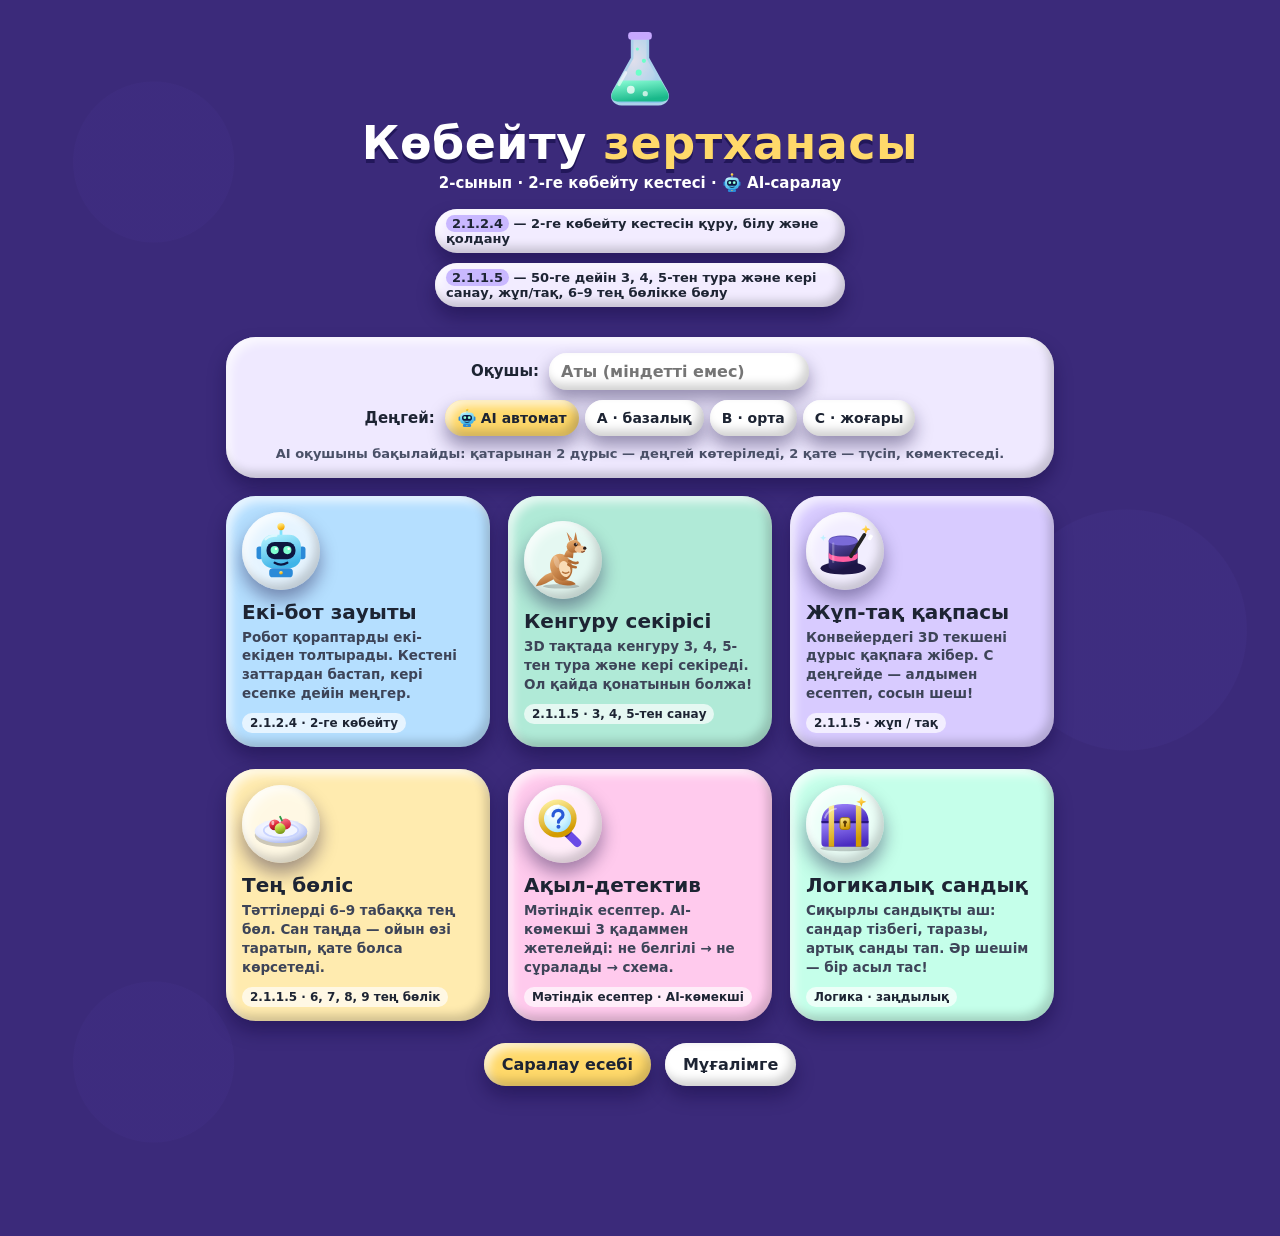
<file: 2d/index.html>
<!doctype html>
<html lang="kk">
<head>
<meta charset="utf-8">
<meta name="viewport" content="width=device-width,initial-scale=1,viewport-fit=cover">
<title>Көбейту зертханасы</title>
<style>
:root{
  --board:#1f4a3a;--board2:#183d30;--ink:#1d2433;--paper:#fffaf0;--paper2:#f3ead6;--chalk:#f4f1e6;--chalk2:#cfe3d6;
  --la:#4fd1a5;--lb:#5ab8ff;--lc:#a98bff;--gold:#ffd23f;--pink:#ff7eb6;--bad:#ff6b8b;--sh:#0e2a20;
}
*{box-sizing:border-box;-webkit-tap-highlight-color:transparent}
html,body{margin:0;height:100%}
body{background-color:var(--board);background-image:radial-gradient(600px 300px at 20% 10%,#ffffff0d,transparent 70%),radial-gradient(500px 260px at 85% 60%,#ffffff0a,transparent 70%),radial-gradient(400px 200px at 30% 90%,#ffffff08,transparent 70%),url("data:image/svg+xml,%3Csvg xmlns='http://www.w3.org/2000/svg' width='160' height='160'%3E%3Cfilter id='n'%3E%3CfeTurbulence type='fractalNoise' baseFrequency='.9' numOctaves='2'/%3E%3CfeColorMatrix values='0 0 0 0 1 0 0 0 0 1 0 0 0 0 1 0 0 0 .05 0'/%3E%3C/filter%3E%3Crect width='160' height='160' filter='url(%23n)'/%3E%3C/svg%3E");background-attachment:fixed;color:var(--ink);font-family:"Nunito","Segoe UI Rounded","Segoe UI",system-ui,-apple-system,Roboto,sans-serif;overflow-x:hidden}
button{font:inherit;color:inherit;border:0;cursor:pointer}
.scr{display:none;min-height:100%;padding:16px 16px 150px;max-width:860px;margin:0 auto;position:relative}
.scr.on{display:block;animation:fadeUp .3s ease}
@keyframes fadeUp{from{opacity:0;transform:translateY(8px)}}

/* HOME — бор тақта */
.hero{text-align:center;padding:12px 0 4px;color:var(--chalk)}
.logo3d{display:inline-block;animation:float 4s ease-in-out infinite}
@keyframes float{50%{transform:translateY(-6px) rotate(-3deg)}}
h1{margin:6px 0 4px;font-size:clamp(28px,7vw,44px);font-weight:900;color:var(--chalk);letter-spacing:.5px;line-height:1.1}
h1 u{text-decoration:none;background:linear-gradient(transparent 62%,#ffd23f99 62% 88%,transparent 88%)}
.hero h1{transform:rotate(-1.5deg)}
.sub{color:var(--chalk2);font-weight:800;font-size:15px}
.goals{display:flex;flex-wrap:wrap;gap:10px;justify-content:center;margin:16px 0 8px}
.goal{background:var(--paper);color:var(--ink);border:2.5px solid var(--ink);border-radius:6px;padding:7px 11px;font-size:13px;font-weight:700;max-width:410px;box-shadow:4px 4px 0 var(--sh);text-align:left}
.goal:nth-child(1){transform:rotate(-1deg)}.goal:nth-child(2){transform:rotate(.8deg)}
.goal b{background:var(--gold);padding:0 4px;border-radius:3px}
.panel{position:relative;background:var(--paper);border:3px solid var(--ink);border-radius:10px;padding:16px 14px 14px;margin:18px 0;box-shadow:6px 6px 0 var(--sh)}
.panel:before{content:"";position:absolute;top:-11px;left:50%;width:90px;height:20px;margin-left:-45px;background:#ffd23fcc;border:1.5px solid #0002;transform:rotate(-2deg)}
.row{display:flex;flex-wrap:wrap;gap:10px;align-items:center;justify-content:center}
.lbl{font-weight:900;font-size:15px}
.seg{display:flex;gap:6px;flex-wrap:wrap;justify-content:center}
.seg button{padding:8px 12px;border-radius:8px;font-weight:900;font-size:14px;background:#fff;border:2.5px solid var(--ink);box-shadow:3px 3px 0 var(--ink);display:inline-flex;align-items:center;gap:4px}
.seg button.on{background:var(--gold);transform:translate(2px,2px);box-shadow:1px 1px 0 var(--ink)}
.seg button[data-m="1"].on{background:var(--la)}.seg button[data-m="2"].on{background:var(--lb)}.seg button[data-m="3"].on{background:var(--lc)}
.mhint{font-size:13px;color:#4a5068;text-align:center;margin-top:10px;min-height:18px;font-weight:700}
input.nm{background:#fff;border:2.5px solid var(--ink);border-radius:8px;padding:9px 12px;color:var(--ink);font:inherit;font-weight:800;width:min(260px,100%)}
.grid{display:grid;grid-template-columns:repeat(auto-fill,minmax(240px,1fr));gap:22px 18px;margin-top:10px;perspective:1000px}
.card{position:relative;text-align:left;border-radius:10px;padding:16px 16px 14px;background:var(--paper);border:3px solid var(--ink);box-shadow:6px 6px 0 var(--sh);transition:transform .15s ease,box-shadow .15s;transform-style:preserve-3d}
.card:nth-child(3n+1){transform:rotate(-1.2deg)}.card:nth-child(3n+2){transform:rotate(.9deg)}.card:nth-child(3n){transform:rotate(-.5deg)}
.card:hover{box-shadow:9px 9px 0 var(--sh)}
.card:active{box-shadow:2px 2px 0 var(--sh)}
.card:after{content:"";position:absolute;top:-10px;right:22px;width:60px;height:18px;background:color-mix(in srgb,var(--c) 75%,#fff0);border:1.5px solid #0002;transform:rotate(4deg)}
.card .ic{display:inline-grid;place-items:center;width:78px;height:78px;border-radius:50%;background:color-mix(in srgb,var(--c) 35%,#fff);border:2.5px solid var(--ink)}
.card .ic .sv{width:58px;height:58px}
.card h3{margin:10px 0 4px;font-size:20px;font-weight:900}
.card p{margin:0;color:#3d4458;font-size:13.5px;line-height:1.4;font-weight:600}
.card .tag{display:inline-block;margin-top:10px;font-size:12px;font-weight:900;padding:3px 8px;border-radius:5px;background:var(--c);border:2px solid var(--ink)}
.card .done{position:absolute;top:14px;right:12px;font-size:13px;font-weight:900;padding:3px 7px;border-radius:6px;background:#fff;border:2px solid var(--ink);color:var(--ink)!important;display:flex;align-items:center;gap:1px}
.btns{display:flex;gap:14px;flex-wrap:wrap;justify-content:center;margin-top:22px}
.bigb{color:var(--ink);padding:12px 18px;border-radius:10px;font-weight:900;background:var(--gold);border:3px solid var(--ink);box-shadow:5px 5px 0 var(--ink);transition:transform .08s,box-shadow .08s}
.bigb:active{transform:translate(4px,4px);box-shadow:1px 1px 0 var(--ink)}
.bigb.alt{background:#fff}

/* PLAY BAR */
.bar{display:flex;align-items:center;gap:10px;position:sticky;top:0;z-index:5;padding:8px 0 10px;background:var(--board)}
.back{width:44px;height:44px;border-radius:10px;background:#fff;border:3px solid var(--ink);box-shadow:3px 3px 0 var(--ink);font-size:20px;font-weight:900;flex:none}
.back:active{transform:translate(2px,2px);box-shadow:1px 1px 0 var(--ink)}
.ttl{font-weight:900;font-size:19px;flex:1;min-width:0;white-space:nowrap;overflow:hidden;text-overflow:ellipsis;color:var(--chalk);display:flex;align-items:center;gap:6px}
.lvb{flex:none;font-weight:900;padding:5px 10px;border-radius:8px;font-size:14px;border:2.5px solid var(--ink);box-shadow:3px 3px 0 var(--ink);transform:rotate(2deg)}
.lvb small{font-weight:800}
.prog{display:flex;gap:6px;margin:4px 0 14px}
.prog i{flex:1;height:10px;border-radius:2px;border:2px dashed #ffffff55}
.prog i.ok{background:var(--la);border:2px solid var(--ink)}.prog i.hl{background:var(--gold);border:2px solid var(--ink)}.prog i.now{border:2px solid var(--chalk);animation:pulse 1s infinite}
@keyframes pulse{50%{opacity:.4}}
.lvb.up{animation:lvup .9s ease}
@keyframes lvup{30%{transform:scale(1.35) rotate(-8deg)}}

/* STAGE */
#stage{min-height:300px}
.qc{position:relative;background:var(--paper);border:3px solid var(--ink);border-radius:10px;padding:14px 54px 14px 16px;font-size:clamp(17px,4.3vw,21px);font-weight:800;line-height:1.45;box-shadow:5px 5px 0 var(--sh);background-image:repeating-linear-gradient(transparent 0 29px,#5ab8ff2e 29px 30px);transform:rotate(-.4deg)}
.qc .spk{position:absolute;right:8px;top:8px;width:38px;height:38px;border-radius:8px;background:var(--lb);border:2.5px solid var(--ink);box-shadow:2px 2px 0 var(--ink);display:grid;place-items:center}
.qc .spk .sv path{fill:var(--ink)}
.qc b.nm{background:#ffd23f88;padding:0 4px;border-radius:3px}
.qc b.nm.glow{background:var(--pink);color:#fff}
.opts{display:flex;flex-wrap:wrap;gap:14px;justify-content:center;margin-top:20px}
.opt{min-width:82px;padding:12px 16px;font-size:28px;font-weight:900;border-radius:10px;background:#fff;color:var(--ink);border:3px solid var(--ink);box-shadow:5px 5px 0 var(--sh);transition:transform .08s,box-shadow .08s}
.opt:nth-child(odd){transform:rotate(-1.5deg)}.opt:nth-child(even){transform:rotate(1.5deg)}
.opt:active{transform:translate(4px,4px);box-shadow:1px 1px 0 var(--sh)}
.opt.good{background:var(--la)}
.bad{animation:shake .45s}
.opt.bad{background:var(--bad);color:#fff}
@keyframes shake{20%,60%{transform:translateX(-8px)}40%,80%{transform:translateX(8px)}}
.vis{display:flex;justify-content:center;align-items:center;flex-wrap:wrap;gap:18px;margin:24px 0 8px;perspective:900px;min-height:130px}

/* CUBE — қағаз текше */
.cube{--s:126px;--c1:#5ab8ff;--c2:#5ab8ff;width:var(--s);height:var(--s);position:relative;transform-style:preserve-3d;transform:rotateX(-16deg) rotateY(-24deg);animation:wob 6s ease-in-out infinite}
@keyframes wob{50%{transform:rotateX(-10deg) rotateY(18deg)}}
.cube .fc{position:absolute;inset:0;display:grid;place-items:center;border-radius:8px;border:3px solid var(--ink);background:var(--c1);font-weight:900;color:var(--ink);backface-visibility:hidden;font-size:calc(var(--s)*.25)}
.cube .f1{transform:translateZ(calc(var(--s)/2));background:var(--paper)}
.cube .f2{transform:rotateY(180deg) translateZ(calc(var(--s)/2))}
.cube .f3{transform:rotateY(90deg) translateZ(calc(var(--s)/2));filter:brightness(.82)}
.cube .f4{transform:rotateY(-90deg) translateZ(calc(var(--s)/2));filter:brightness(.82)}
.cube .f5{transform:rotateX(90deg) translateZ(calc(var(--s)/2));filter:brightness(1.1)}
.cube .f6{transform:rotateX(-90deg) translateZ(calc(var(--s)/2));filter:brightness(.6)}
.crate{--s:72px;--c1:#e9c98f;animation:none;transform:rotateX(-20deg) rotateY(-28deg)}
.crate .fc{border-radius:4px;background-image:repeating-linear-gradient(90deg,transparent 0 22px,#0000001a 22px 24px)}
.crate .f1{background:#f2d8a6;background-image:repeating-linear-gradient(90deg,transparent 0 22px,#0000001a 22px 24px)}
.cw{animation:popIn .45s cubic-bezier(.3,1.6,.5,1) both}
@keyframes popIn{from{opacity:0;transform:scale(.3) translateY(30px)}}
.screen3d{background:var(--board2);border:4px solid var(--ink);outline:5px solid #e9c98f;border-radius:6px;padding:18px 22px;font-size:clamp(24px,7vw,40px);font-weight:900;letter-spacing:1px;color:var(--chalk);text-align:center;transform:rotate(-1.5deg);box-shadow:8px 8px 0 var(--sh)}
.screen3d .q{color:var(--gold)}
.cube .q{color:#d0306f}
.bot3d{animation:float 3s ease-in-out infinite}

/* KANGAROO — бормен сызылған тақта */
.kwrap{perspective:1000px;display:flex;justify-content:center;margin:16px 0 0}
.kboard{position:relative;display:grid;grid-template-columns:repeat(10,minmax(0,1fr));align-items:start;gap:4px;width:min(100%,540px);transform:rotateX(30deg) scale(.93);transform-style:preserve-3d;padding:10px;border-radius:8px;background:var(--board2);border:4px solid var(--ink);outline:6px solid #e9c98f;box-shadow:0 24px 0 -6px var(--sh)}
.kc{aspect-ratio:1;min-width:0;width:100%;border-radius:4px;display:grid;place-items:center;font-weight:900;font-size:clamp(11px,2.8vw,17px);background:transparent;color:var(--chalk);border:2px solid #ffffff55;padding:0;transition:background .2s}
.kc:nth-child(5n+1){border-color:#ffffffaa}
.kc.seen{background:var(--gold);color:var(--ink);border-color:var(--ink)}
.kc.ok{background:var(--la);color:var(--ink);border-color:var(--ink)}
.kc.no{background:var(--bad);animation:shake .4s}
.kc.pulse{animation:glowc .8s infinite}
@keyframes glowc{50%{background:#ffd23f88;border-color:var(--gold)}}
.kroo{position:absolute;left:0;top:0;width:0;height:0;transform-style:preserve-3d;transition:left .38s ease,top .38s ease;pointer-events:none;z-index:3}
.kroo span{position:absolute;left:0;bottom:0;transform:translateX(-50%) rotateX(-30deg) translateZ(4px);transform-origin:50% 100%;display:block}
.kroo b{display:block}
.kroo.flip b{transform:scaleX(-1)}
.kroo.hop span{animation:hop .38s ease}
@keyframes hop{50%{bottom:34px}}
.kroo em{position:absolute;left:-14px;top:-5px;width:28px;height:10px;border-radius:50%;background:#0006}

/* PARITY */
.pscene{position:relative;margin:20px auto 6px;width:min(100%,520px);display:flex;flex-direction:column;align-items:center;perspective:900px}
.pcube-h{transition:transform .6s cubic-bezier(.5,-0.4,.6,1.2),opacity .6s;animation:slideIn .8s cubic-bezier(.3,1.3,.5,1) both;z-index:2}
@keyframes slideIn{from{transform:translateX(-160%) rotateY(-200deg);opacity:0}}
.pcube-h.fly-l{transform:translate(-90%,190px) scale(.3);opacity:0}
.pcube-h.fly-r{transform:translate(90%,190px) scale(.3);opacity:0}
.belt{margin-top:-10px;height:54px;width:100%;border-radius:8px;border:3px solid var(--ink);background:repeating-linear-gradient(90deg,#3a4256 0 26px,#2a3042 26px 52px);transform:rotateX(62deg);animation:belt 1.2s linear infinite}
@keyframes belt{to{background-position:52px 0}}
.dots{display:grid;grid-auto-flow:column;grid-template-rows:repeat(2,16px);gap:6px 9px;justify-content:center;margin-top:16px;padding:10px 14px;border-radius:8px;background:var(--paper);border:3px solid var(--ink);box-shadow:4px 4px 0 var(--sh)}
.dots i{width:16px;height:16px;border-radius:50%;background:var(--lb);border:2px solid var(--ink);animation:popIn .3s both}
.dots i.solo{background:var(--pink)}
.gates{display:flex;gap:16px;justify-content:center;margin-top:20px}
.gate{flex:1;max-width:230px;border-radius:12px;padding:12px 10px;display:flex;flex-direction:column;align-items:center;gap:2px;border:3px solid var(--ink);box-shadow:5px 5px 0 var(--sh);transition:transform .08s,box-shadow .08s;color:var(--ink)}
.gate:active{transform:translate(4px,4px);box-shadow:1px 1px 0 var(--sh)}
.g-even{background:var(--lb);transform:rotate(-1.5deg)}
.g-odd{background:var(--pink);transform:rotate(1.5deg)}
.gate .gi{display:flex}.gate b{font-size:26px;font-weight:900;letter-spacing:1px}.gate small{font-size:12px;font-weight:800}

/* SHARE */
.pcount{text-align:center;margin-top:16px;font-weight:900;color:var(--chalk);display:flex;align-items:center;justify-content:center;gap:6px}
.pile{display:flex;flex-wrap:wrap;justify-content:center;gap:2px;margin:8px auto 4px;max-width:520px;min-height:32px;padding:8px;border-radius:8px;background:var(--paper);border:3px solid var(--ink);box-shadow:4px 4px 0 var(--sh)}
.pile span{transition:transform .25s,opacity .25s;line-height:0}
.pile span.gone{opacity:0;transform:translateY(30px) scale(.4)}
.plates{display:flex;flex-wrap:wrap;gap:12px 10px;justify-content:center;margin-top:18px;perspective:700px}
.pw{display:flex;flex-direction:column;align-items:center;gap:2px}
.plate{width:94px;min-height:62px;border-radius:50%;background:#fff;border:3px solid var(--ink);box-shadow:inset 0 0 0 7px #e8eefc,0 6px 0 var(--sh);transform:rotateX(38deg);display:flex;flex-wrap:wrap;align-content:center;justify-content:center;padding:10px 12px}
.plate span{line-height:0;animation:drop .3s cubic-bezier(.3,1.6,.5,1) both}
@keyframes drop{from{transform:translateY(-40px) scale(1.4);opacity:0}}
.plate.bad{background:#ffd0da}

/* DETECTIVE */
.scheme{margin:14px 0 0;padding:12px;border-radius:8px;background:var(--board2);border:3px dashed var(--chalk2);text-align:center;animation:popIn .4s both;color:var(--chalk)}
.scheme.hide{display:none}
.sbars{display:flex;flex-wrap:wrap;justify-content:center;gap:5px;margin-bottom:8px}
.sbars span{min-width:36px;padding:7px 6px;border-radius:4px;background:var(--lb);border:2.5px solid var(--ink);font-weight:900;color:var(--ink)}
.sbars span.p{background:var(--lc)}
.sbars span.q{background:var(--gold)}
.sf{font-weight:900;font-size:20px;color:var(--gold)}
.legend{font-size:13px;font-weight:700;opacity:.85}
.ansd{margin:18px auto 10px;width:150px;height:62px;border-radius:8px;background:#fff;color:var(--ink);display:grid;place-items:center;font-size:34px;font-weight:900;border:3px solid var(--ink);box-shadow:4px 4px 0 var(--sh)}
.ansd.bad{background:#ffd0da}
.pad{display:grid;grid-template-columns:repeat(3,1fr);gap:10px;width:min(100%,300px);margin:0 auto}
.pad button{height:54px;border-radius:8px;font-size:24px;font-weight:900;background:var(--paper);border:3px solid var(--ink);box-shadow:4px 4px 0 var(--sh)}
.pad button:active{transform:translate(3px,3px);box-shadow:1px 1px 0 var(--sh)}
.pad .ok{background:var(--la)}

/* CHEST */
.chest{position:relative;width:180px;height:132px;margin:14px auto 6px;perspective:520px}
.ch-glow{position:absolute;left:50%;top:40px;width:10px;height:10px;border-radius:50%;transform:translate(-50%,-50%);transition:box-shadow .6s,opacity .6s;opacity:0}
.chest.open .ch-glow{opacity:1;box-shadow:0 0 50px 40px #ffd23f99}
.ch-body{position:absolute;bottom:0;left:0;right:0;height:84px;border-radius:6px 6px 10px 10px;background:var(--lc);border:3.5px solid var(--ink);box-shadow:6px 6px 0 var(--sh)}
.ch-body:before,.ch-body:after{content:"";position:absolute;top:0;bottom:0;width:16px;background:var(--gold);border-left:3px solid var(--ink);border-right:3px solid var(--ink)}
.ch-body:before{left:24px}.ch-body:after{right:24px}
.ch-lock{position:absolute;left:50%;top:6px;transform:translateX(-50%);width:34px;height:40px;border-radius:6px;background:var(--gold);border:3px solid var(--ink);display:grid;place-items:center;z-index:2}
.ch-lock:after{content:"";width:8px;height:12px;border-radius:4px 4px 1px 1px;background:var(--ink)}
.ch-lid{position:absolute;top:2px;left:0;right:0;height:50px;border-radius:50px 50px 4px 4px;background:var(--lc);border:3.5px solid var(--ink);transform-origin:50% 100%;transition:transform .7s cubic-bezier(.3,1.5,.5,1);z-index:3}
.chest.open .ch-lid{transform:rotateX(78deg) translateY(-8px)}
.chest.open .ch-lock{opacity:0;transition:opacity .2s}
.chest.shake{animation:shake .45s}
.gems{position:absolute;left:0;right:0;top:20px;display:flex;justify-content:center;align-items:flex-end;gap:2px;z-index:1;opacity:0}
.chest.open .gems{opacity:1;animation:gemUp .8s ease both .2s}
@keyframes gemUp{from{transform:translateY(40px)}to{transform:translateY(-30px)}}
.puz{display:flex;flex-wrap:wrap;justify-content:center;gap:9px;margin:16px 0 4px}
.tl{min-width:54px;padding:10px 8px;border-radius:8px;text-align:center;font-size:24px;font-weight:900;background:var(--paper);border:3px solid var(--ink);box-shadow:3px 3px 0 var(--sh)}
.tl:nth-child(odd){transform:rotate(-2deg)}.tl:nth-child(even){transform:rotate(2deg)}
.tl.q{background:var(--gold);animation:pulse 1.2s infinite}
.bal{display:flex;flex-direction:column;align-items:center;gap:10px;margin-top:16px}
.bal .eq{display:flex;align-items:center;gap:10px;font-size:30px;padding:6px 16px;border-radius:8px;background:var(--paper);border:3px solid var(--ink);box-shadow:4px 4px 0 var(--sh)}
.bal .eq b{font-size:28px;color:var(--ink)}
.gem{min-width:76px;padding:12px 14px;font-size:24px;font-weight:900;color:var(--ink);border-radius:10px;border:3px solid var(--ink);box-shadow:4px 4px 0 var(--sh);background:var(--g1);transition:transform .08s}
.gem:active{transform:translate(3px,3px);box-shadow:1px 1px 0 var(--sh)}
.gem.bad{opacity:.4}

/* AI BUBBLE */
#ai{position:fixed;left:50%;bottom:0;transform:translateX(-50%);width:min(860px,100%);padding:10px 16px calc(12px + env(safe-area-inset-bottom));display:none;align-items:flex-end;gap:10px;z-index:8;background:linear-gradient(#1f4a3a00,var(--board) 35%)}
#ai.on{display:flex}
.bot{width:58px;height:58px;flex:none;animation:float 3s ease-in-out infinite}
.bot .eye{animation:blink 4s infinite;transform-origin:center;transform-box:fill-box}
@keyframes blink{0%,94%,100%{transform:scaleY(1)}97%{transform:scaleY(.1)}}
.bub{position:relative;flex:1;min-width:0;background:#fff;color:var(--ink);border:3px solid var(--ink);border-radius:14px;padding:9px 13px;font-weight:800;font-size:15px;line-height:1.35;box-shadow:4px 4px 0 var(--sh)}
.bub:before{content:"";position:absolute;left:-12px;bottom:12px;width:14px;height:14px;background:#fff;border-left:3px solid var(--ink);border-bottom:3px solid var(--ink);transform:rotate(45deg)}
.bub.pop{animation:bpop .3s ease}
@keyframes bpop{from{transform:scale(.94)}}
.bub .who{display:flex;align-items:center;gap:4px;font-size:11px;font-weight:900;color:#5a4ac8;letter-spacing:.5px;text-transform:uppercase}
#hintBtn{flex:none;height:52px;padding:0 12px;border-radius:10px;font-weight:900;background:var(--gold);border:3px solid var(--ink);box-shadow:4px 4px 0 var(--sh)}
#hintBtn:active{transform:translate(3px,3px);box-shadow:1px 1px 0 var(--sh)}

/* END / REPORT */
.endc{text-align:center;padding-top:16px;color:var(--chalk)}
.endc .sub{color:var(--chalk2)}
.stars3{margin:10px 0;display:flex;justify-content:center;gap:6px}
.stars3 span{display:inline-block;animation:popIn .5s both}
.stars3 span:nth-child(2){transform:translateY(-10px)}
.stars3 .off{filter:grayscale(1) brightness(.55);opacity:.6}
.path{display:flex;align-items:flex-end;justify-content:center;gap:10px;height:120px;margin:14px auto;padding:12px;border-radius:8px;background:var(--board2);border:3px solid var(--ink);width:min(100%,420px)}
.path i{width:24px;border-radius:3px;border:2.5px solid var(--ink);animation:grow .5s both;position:relative}
.path i.x:after{content:"✗";position:absolute;top:-22px;left:50%;transform:translateX(-50%);font-size:14px;color:var(--pink);font-style:normal;font-weight:900}
@keyframes grow{from{height:0!important}}
.endc .panel{color:var(--ink)}
.endc .panel .legend{color:#4a5068}
#report .bar .ttl{color:var(--chalk)}
table.rep{width:100%;border-collapse:collapse;font-size:14px}
.rep td,.rep th{padding:9px 6px;border-bottom:2px dashed #1d243333;text-align:left}
.rep td .sv{vertical-align:-6px}
.rep th{color:#5a6078;font-size:12px}
.badge{display:inline-block;min-width:28px;text-align:center;padding:2px 8px;border-radius:5px;font-weight:900;color:var(--ink);border:2px solid var(--ink)}
.grp{border-radius:8px;padding:10px 12px;margin-top:10px;background:#fff;border:2.5px solid var(--ink);border-left:10px solid var(--c);color:var(--ink);font-weight:600}
.grp b{font-weight:900}

/* MODAL */
#modal{position:fixed;inset:0;background:#0b1d16cc;display:none;align-items:center;justify-content:center;z-index:20;padding:16px}
#modal.on{display:flex}
.mbox{background:var(--paper);border:3px solid var(--ink);border-radius:10px;padding:18px;max-width:600px;max-height:88vh;overflow:auto;box-shadow:8px 8px 0 #000a}
.mbox h2{margin:0 0 10px;font-size:22px}
.mbox li{margin:6px 0;line-height:1.4;font-weight:600}
.mbox h4{margin:14px 0 4px;display:inline-block;background:var(--gold);padding:1px 6px;border-radius:3px}
.mbox ul{padding-left:18px}

.fx{position:fixed;pointer-events:none;z-index:30;line-height:0;animation:fx .8s ease-out forwards}
@keyframes fx{to{transform:translate(var(--dx),var(--dy)) scale(.4) rotate(160deg);opacity:0}}
.lvflash{position:fixed;inset:0;pointer-events:none;z-index:25;display:grid;place-items:center;font-size:clamp(60px,18vw,130px);font-weight:900;animation:lvf 1.2s ease forwards;-webkit-text-stroke:4px var(--ink);text-shadow:8px 8px 0 var(--ink)}
@keyframes lvf{0%{opacity:0;transform:scale(.4) rotate(-10deg)}25%{opacity:1;transform:scale(1.1) rotate(-4deg)}70%{opacity:1}100%{opacity:0;transform:scale(1.3)}}

/* SVG */
.sv{display:inline-block;vertical-align:middle;overflow:visible;flex:none}
.ttl .sv{margin-top:-2px}
.crate .pr{display:flex;flex-direction:column;align-items:center;line-height:0}
.crate .pr .sv{width:calc(var(--s)*.47);height:calc(var(--s)*.47)}
.pile .sv{width:26px;height:26px}
.plate .sv{width:20px;height:20px}
.kroo .sv{width:clamp(38px,10vw,56px);height:clamp(38px,10vw,56px)}
.bal .eq{flex-wrap:wrap;justify-content:center}
.bal .eq .sv{width:38px;height:38px}
#hintBtn{display:flex;align-items:center;gap:4px}

@media (max-width:520px){
  .scr{padding:10px 14px 150px}
  .opt{min-width:68px;font-size:24px;padding:10px 12px}
  .cube{--s:110px}
  .crate{--s:62px}
  .plate{width:84px}
  #hintBtn{padding:0 9px;font-size:14px}
  .bot{width:46px;height:46px}
  .bub{font-size:14px}
}
@media (prefers-reduced-motion:reduce){*{animation-duration:.01s!important;transition-duration:.01s!important}}

/* «Пластилин» — жұмсақ, ойыншық сияқты */
body.t-clay{--clay:inset -5px -6px 10px #0000002e,inset 5px 6px 10px #ffffffb0,0 10px 18px #0e063a66;background:#3b2a7a;background-image:radial-gradient(circle at 12% 18%,#4b38952e 0 80px,transparent 81px),radial-gradient(circle at 88% 70%,#4b389533 0 120px,transparent 121px)}
.t-clay .hero,.t-clay .hero h1,.t-clay .sub{color:#fff}
.t-clay .hero h1{transform:none;font-size:clamp(30px,8vw,46px);text-shadow:0 4px 0 #22175a}
.t-clay h1 u{background:none;color:#ffd96a}
.t-clay .goal,.t-clay .panel,.t-clay .card,.t-clay .qc,.t-clay .opt,.t-clay .bigb,.t-clay .seg button,.t-clay .back,.t-clay .lvb,.t-clay .bub,.t-clay #hintBtn,.t-clay input.nm,.t-clay .pad button,.t-clay .ansd,.t-clay .gate,.t-clay .tl,.t-clay .gem,.t-clay .pile,.t-clay .dots,.t-clay .bal .eq{border:0!important;box-shadow:var(--clay)!important;transform:none!important}
.t-clay .goal{border-radius:22px;background:#f2ecff}
.t-clay .goal b{background:#c9b8ff;border-radius:10px;padding:1px 6px}
.t-clay .panel{border-radius:30px;background:#efe9ff}
.t-clay .panel:before,.t-clay .card:after,.t-clay .bub:before{display:none}
.t-clay .seg button{border-radius:18px;background:#fff}
.t-clay .seg button.on{background:#ffd96a}
.t-clay input.nm{border-radius:18px}
.t-clay .card{border-radius:30px;background:color-mix(in srgb,var(--c) 45%,#fff)}
.t-clay .card .ic{border:0;background:#ffffffaa;box-shadow:var(--clay)}
.t-clay .card .tag{border:0;border-radius:12px;background:#ffffffaa}
.t-clay .bigb{border-radius:22px;background:#ffd96a}
.t-clay .bigb.alt{background:#fff}
.t-clay .bar{background:#3b2a7a}
.t-clay .back{border-radius:18px}
.t-clay .ttl{color:#fff}
.t-clay .lvb{border-radius:16px}
.t-clay .prog i{border:0;background:#ffffff26;border-radius:10px;height:12px}
.t-clay .prog i.ok{background:#7ef0c4;border:0}.t-clay .prog i.now{background:#fff}
.t-clay .qc{border-radius:28px;background:#fff}
.t-clay .qc .spk{border:0;border-radius:16px;box-shadow:var(--clay)}
.t-clay .qc b.nm{background:#ffd96a;border-radius:8px}
.t-clay .opt{border-radius:26px;background:#fff}
.t-clay .cube .fc{border:0;border-radius:22px;background:#8fd0ff;box-shadow:inset -6px -6px 12px #0003,inset 6px 6px 12px #fff9}
.t-clay .cube .f1{background:#fff}
.t-clay .screen3d{border:0;outline:0;border-radius:28px;background:#fff;color:#3b2a7a;box-shadow:var(--clay);transform:none}
.t-clay #ai{background:linear-gradient(#3b2a7a00,#3b2a7a 35%)}
.t-clay .bub{border-radius:24px}
.t-clay #hintBtn{border-radius:20px;background:#ffd96a}
.t-clay .kboard{border:0;outline:0;border-radius:26px;background:#efe9ff;box-shadow:var(--clay)}
.t-clay .kc{border:0;border-radius:10px;background:#fff;color:#3b2a7a;box-shadow:inset -2px -3px 4px #0002}
.t-clay .kc.seen{background:#ffd96a}
.t-clay .gate{border-radius:28px}
.t-clay .pad button,.t-clay .ansd,.t-clay .tl,.t-clay .gem{border-radius:20px}

.t-clay .plate{border:0;background:#fff;box-shadow:inset -4px -5px 8px #0002,inset 4px 5px 8px #fff,0 8px 12px #0e063a66;width:80px;min-height:54px}
.t-clay .plates{gap:8px 10px}
.t-clay .pw .kid .sv{width:30px;height:30px}
.t-clay .ch-body,.t-clay .ch-lid,.t-clay .ch-lock{border:0;box-shadow:inset -6px -6px 12px #0003,inset 6px 6px 12px #ffffff80}
.t-clay .ch-body{background:#b9a2ff;border-radius:22px;box-shadow:inset -6px -6px 12px #0003,inset 6px 6px 12px #ffffff80,0 12px 18px #0e063a66}
.t-clay .ch-lid{background:#c9b6ff;border-radius:60px 60px 14px 14px}
.t-clay .ch-body:before,.t-clay .ch-body:after{border:0;background:#ffd96a;box-shadow:inset -3px 0 4px #0002}
.t-clay .ch-lock{background:#ffd96a;border-radius:12px}
.t-clay .tl.q{background:#ffd96a;color:#3b2a7a;animation:qpop 1.2s ease-in-out infinite}
@keyframes qpop{50%{scale:1.08}}
.t-clay .belt{border:0;border-radius:16px;background:repeating-linear-gradient(90deg,#5a4aa8 0 26px,#4a3a96 26px 52px)}
.t-clay .dots{border-radius:20px}
.t-clay .scheme{border:3px dashed #c9b8ff;background:#2e2066;border-radius:22px}
.t-clay .sbars span{border:0;border-radius:10px;box-shadow:inset -3px -3px 5px #0002,inset 3px 3px 5px #fff8}
.t-clay .pcount{color:#fff}
.t-clay .bal .eq{border-radius:22px}
.t-clay .kroo em{background:#0003}
</style>
</head>
<body class="t-clay">

<section id="home" class="scr on">
  <div class="hero">
    <div class="logo3d" id="hlogo"></div>
    <h1>Көбейту <u>зертханасы</u></h1>
    <div class="sub">2-сынып · 2-ге көбейту кестесі · <span class="rbi"></span> AI-саралау</div>
    <div class="goals">
      <div class="goal"><b>2.1.2.4</b> — 2-ге көбейту кестесін құру, білу және қолдану</div>
      <div class="goal"><b>2.1.1.5</b> — 50-ге дейін 3, 4, 5-тен тура және кері санау, жұп/тақ, 6–9 тең бөлікке бөлу</div>
    </div>
  </div>
  <div class="panel">
    <div class="row" style="margin-bottom:10px"><span class="lbl">Оқушы:</span><input class="nm" id="nm" placeholder="Аты (міндетті емес)" maxlength="24"></div>
    <div class="row"><span class="lbl">Деңгей:</span>
      <div class="seg" id="seg">
        <button data-m="ai" class="on"><span class="rbi"></span> AI автомат</button>
        <button data-m="1">A · базалық</button>
        <button data-m="2">B · орта</button>
        <button data-m="3">C · жоғары</button>
      </div>
    </div>
    <div class="mhint" id="mhint"></div>
  </div>
  <div class="grid" id="grid"></div>
  <div class="btns">
    <button class="bigb" id="toRep">Саралау есебі</button>
    <button class="bigb alt" id="toInfo">Мұғалімге</button>
  </div>
</section>

<section id="play" class="scr">
  <div class="bar"><button class="back" id="back" aria-label="Артқа">⬅</button><div class="ttl" id="ttl"></div><div class="lvb" id="lvb"></div></div>
  <div class="prog" id="prog"></div>
  <div id="stage"></div>
</section>

<section id="end" class="scr"><div class="endc" id="endc"></div></section>
<section id="report" class="scr"><div id="repc"></div></section>

<div id="ai">
  <svg class="bot" viewBox="0 0 64 64" aria-hidden="true"><line x1="32" y1="16" x2="32" y2="7" stroke="#7fe3ff" stroke-width="3"/><circle cx="32" cy="6" r="4" fill="#ffd34d"/><rect x="6" y="28" width="7" height="13" rx="3" fill="#5ab8ff"/><rect x="51" y="28" width="7" height="13" rx="3" fill="#5ab8ff"/><rect x="11" y="15" width="42" height="36" rx="13" fill="#7fe3ff"/><rect x="17" y="23" width="30" height="18" rx="9" fill="#0d1640"/><circle class="eye" cx="26" cy="32" r="4" fill="#7fffd0"/><circle class="eye" cx="38" cy="32" r="4" fill="#7fffd0"/><path d="M26 45 q6 4 12 0" stroke="#0d1640" stroke-width="2.5" fill="none" stroke-linecap="round"/><rect x="20" y="51" width="24" height="9" rx="4" fill="#5ab8ff"/></svg>
  <div class="bub" id="bub"></div>
  <button id="hintBtn">💡 Көмек</button>
</div>

<div id="modal"><div class="mbox" id="mbox"></div></div>

<script>
"use strict";
/* ---------- SVG суреттер (эмодзи орнына) ---------- */
const GR={
 gApple:['l',['#ff8a8a',0],['#e02a3c',.55],['#9a0f22',1]],gLeaf:['l',['#a6ec7e',0],['#2f9a45',1]],gPear:['l',['#f6fb9a',0],['#b5d13b',.55],['#7d9b1c',1]],
 gEgg:['r',['#ffffff',0],['#f6ead2',.6],['#d9c3a0',1]],gSock:['l',['#7fdcff',0],['#2a78d6',1]],gMit:['l',['#ff9ae0',0],['#c2389a',1]],gShoe:['l',['#6ff0c0',0],['#1f9a72',1]],
 gBall:['r',['#ffffff',0],['#e8ecff',.7],['#aab4e0',1]],gPencil:['l',['#ffe680',0],['#f0a500',1]],gCandy:['l',['#ffb0dc',0],['#e0408f',1]],gCookie:['r',['#f8d896',0],['#d99c4e',.75],['#a8682a',1]],
 gStraw:['l',['#ff7f8f',0],['#d01f3a',1]],gCarrot:['l',['#ffbd5c',0],['#e8620a',1]],gBalloon:['l',['#9fe0ff',0],['#3a8de0',1]],gNut:['l',['#e0a970',0],['#8a5427',1]],
 gMelon:['l',['#7fe07f',0],['#237a2f',1]],gCherry:['r',['#ff8a9a',0],['#e0233f',.6],['#8a0a20',1]],gRoo:['l',['#f0b678',0],['#b06a32',1]],gRobot:['l',['#b8f6ff',0],['#3fb4e8',1]],
 gHat:['l',['#6a5ac8',0],['#1d1546',1]],gPlate:['r',['#ffffff',0],['#e6ebff',.6],['#a9b8f0',1]],gChest:['l',['#a08aff',0],['#4a2bc0',1]],gGold:['l',['#fff1a0',0],['#d39b00',1]],
 gGlass:['r',['#ffffff',0],['#cdf3ff',.6],['#8fd9ff',1]],gFlask:['l',['#8dffd8',0],['#19b88a',1]],gStar:['l',['#fff6b0',0],['#ffd34d',.5],['#f0a400',1]],gGem:['l',['#d0f7ff',0],['#5ab8ff',.5],['#2a5bd8',1]],gBulb:['r',['#ffffff',0],['#fff2a0',.5],['#ffc93d',1]]
};
const KIDP=[['#f6d2b0','#3a2412',0,'#5ab8ff'],['#eec09a','#1d1d2e',1,'#ff8ad8'],['#d9a27a','#6b3a1a',2,'#4fd1a5'],['#f8dcc0','#c8862e',1,'#a98bff'],['#c98e66','#1d1d2e',0,'#ffd34d'],['#f2c8a4','#7a3a14',2,'#ff8a8a']];
function kidSym([sk,hr,st,sh]){
 const hair=st===0?`<path d="M15 29c0-13 7-18 17-18s17 5 17 18c-3-5-7-9-12-9-3 3-8 4-12 2-5 1-8 3-10 7z" fill="${hr}"/>`
  :st===1?`<circle cx="13" cy="26" r="6.5" fill="${hr}"/><circle cx="51" cy="26" r="6.5" fill="${hr}"/><path d="M8 20l5 4-5 4zM56 20l-5 4 5 4z" fill="#ff5fa2"/><path d="M15 30c-1-13 7-19 17-19s18 6 17 19c-4-6-10-9-17-9s-13 3-17 9z" fill="${hr}"/>`
  :`<path d="M14 31c-3-10 2-20 10-21 3-3 9-3 12 0 8 0 14 9 12 21-2-5-5-8-9-8-1 2-4 3-7 2-3 2-8 2-10 0-4 1-7 3-8 6z" fill="${hr}"/><circle cx="20" cy="15" r="5" fill="${hr}"/><circle cx="44" cy="15" r="5" fill="${hr}"/>`;
 return `<path d="M12 64c0-12 9-18 20-18s20 6 20 18z" fill="${sh}"/><path d="M26 47l6 6 6-6" fill="#fff" opacity=".85"/><rect x="28" y="40" width="8" height="8" fill="${sk}"/>
 <ellipse cx="16" cy="32" rx="3.5" ry="4.5" fill="${sk}"/><ellipse cx="48" cy="32" rx="3.5" ry="4.5" fill="${sk}"/><circle cx="32" cy="30" r="16" fill="${sk}"/>${hair}
 <ellipse cx="26" cy="31" rx="2.4" ry="3" fill="#2a1d4a"/><ellipse cx="38" cy="31" rx="2.4" ry="3" fill="#2a1d4a"/><circle cx="26.8" cy="30" r=".9" fill="#fff"/><circle cx="38.8" cy="30" r=".9" fill="#fff"/>
 <circle cx="21.5" cy="37" r="2.8" fill="#ff7f9a" opacity=".5"/><circle cx="42.5" cy="37" r="2.8" fill="#ff7f9a" opacity=".5"/><path d="M27 38q5 4.5 10 0" stroke="#8a2a3a" stroke-width="2" fill="none" stroke-linecap="round"/>`}
const SYM={
 apple:`<ellipse cx="32" cy="59" rx="16" ry="3" fill="#0003"/><path d="M32 19c-6-5-20-4-22 10-2 13 7 27 15 27 3 0 5-2 7-2s4 2 7 2c8 0 17-14 15-27-2-14-16-15-22-10z" fill="url(#gApple)"/><path d="M32 19c0-5 2-9 5-12" stroke="#6b3e1d" stroke-width="3" fill="none" stroke-linecap="round"/><path d="M36 12c6-6 14-4 15-2-4 5-10 6-15 2z" fill="url(#gLeaf)"/><ellipse cx="21" cy="29" rx="4" ry="8" fill="#fff" opacity=".45" transform="rotate(20 21 29)"/><path d="M28 22c2 1 6 1 8 0" stroke="#7a0f1f" stroke-width="1.5" fill="none" opacity=".5"/>`,
 pear:`<ellipse cx="32" cy="59" rx="14" ry="3" fill="#0003"/><path d="M32 12c-5 0-7 5-7 11 0 4-3 6-6 11-4 7-2 22 13 22s17-15 13-22c-3-5-6-7-6-11 0-6-2-11-7-11z" fill="url(#gPear)"/><path d="M32 13c0-4 1-7 3-9" stroke="#6b3e1d" stroke-width="3" fill="none" stroke-linecap="round"/><path d="M34 9c5-4 11-3 12-1-3 4-8 4-12 1z" fill="url(#gLeaf)"/><ellipse cx="25" cy="38" rx="3.5" ry="8" fill="#fff" opacity=".4" transform="rotate(15 25 38)"/><circle cx="38" cy="44" r="1" fill="#7d6a1c"/><circle cx="34" cy="49" r="1" fill="#7d6a1c"/>`,
 sock:`<path d="M22 6h18v28l10 6c7 4 5 16-3 16-3 0-5-1-8-3L26 45c-3-2-4-4-4-7z" fill="url(#gSock)"/><path d="M22 18h18M22 25h18" stroke="#fff" stroke-width="3.5" opacity=".85"/><path d="M41 52c3 2 7 2 8-1" stroke="#1d4f9a" stroke-width="5" fill="none" stroke-linecap="round" opacity=".45"/><rect x="20" y="4" width="22" height="9" rx="3" fill="#fff"/><path d="M24 6v5M28 6v5M32 6v5M36 6v5" stroke="#c9d6ff" stroke-width="1.5"/><path d="M26 30v8" stroke="#fff" stroke-width="2.5" opacity=".35" stroke-linecap="round"/>`,
 mitten:`<path d="M21 31c-6-5-11 1-7 7l7 8v8h24V21c0-8-6-15-12-15S21 13 21 21z" fill="url(#gMit)"/><rect x="18" y="50" width="30" height="10" rx="3" fill="#fff"/><path d="M22 51v8M27 51v8M32 51v8M37 51v8M42 51v8" stroke="#f2c6e3" stroke-width="1.5"/><path d="M30 18l1.5 3 3 1.5-3 1.5-1.5 3-1.5-3-3-1.5 3-1.5z" fill="#fff"/><circle cx="38" cy="32" r="2.3" fill="#fff"/><circle cx="29" cy="38" r="2.3" fill="#fff"/><circle cx="39" cy="43" r="1.8" fill="#fff"/><path d="M25 13c2-3 5-4 8-4" stroke="#fff" stroke-width="2.5" fill="none" opacity=".55" stroke-linecap="round"/>`,
 shoe:`<ellipse cx="32" cy="57" rx="27" ry="3" fill="#0003"/><path d="M6 45c0-6 2-12 4-16 4 2 9 2 12-2l6 4c6 4 14 6 22 8 6 1 9 4 9 8v2H6z" fill="url(#gShoe)"/><path d="M5 46h55v4c0 2-2 4-4 4H9c-2 0-4-2-4-4z" fill="#fff"/><path d="M5 50h55" stroke="#c9d2ff" stroke-width="2"/><path d="M24 31l-4 6M29 33l-4 6M34 35l-4 6" stroke="#fff" stroke-width="2.5" stroke-linecap="round"/><path d="M38 40c6 2 12 2 16 1" stroke="#0e5a3e" stroke-width="2.5" fill="none" opacity=".45" stroke-linecap="round"/><circle cx="13" cy="37" r="3" fill="#fff" opacity=".85"/>`,
 egg:`<ellipse cx="32" cy="58" rx="13" ry="3" fill="#0003"/><path d="M32 6c-11 0-19 18-19 30 0 12 8 20 19 20s19-8 19-20C51 24 43 6 32 6z" fill="url(#gEgg)"/><ellipse cx="25" cy="24" rx="4" ry="8" fill="#fff" opacity=".9" transform="rotate(20 25 24)"/><circle cx="40" cy="42" r="1.4" fill="#c9a87a" opacity=".6"/><circle cx="36" cy="47" r="1" fill="#c9a87a" opacity=".6"/>`,
 ball:`<ellipse cx="32" cy="59" rx="16" ry="3" fill="#0003"/><circle cx="32" cy="32" r="24" fill="url(#gBall)" stroke="#3a4170" stroke-width="1.5"/><path d="M32 22l9 6.5-3.5 10.5h-11L23 28.5z" fill="#232a4a"/><path d="M32 8v14M41 28.5l13-4.5M37.5 39l8 11M26.5 39l-8 11M23 28.5l-13-4.5" stroke="#232a4a" stroke-width="2"/><path d="M27 8.6l5 3 5-3M9 26l3 8-1 7M55 26l-3 8 1 7M20 52l7-1 3 5M44 52l-7-1-3 5" fill="#232a4a" stroke="#232a4a" stroke-width="2.5" stroke-linejoin="round"/><ellipse cx="21" cy="17" rx="6" ry="3" fill="#fff" opacity=".8" transform="rotate(-35 21 17)"/>`,
 pencil:`<g transform="rotate(-40 32 32)"><rect x="26" y="6" width="12" height="40" rx="1" fill="url(#gPencil)"/><path d="M30 10v36M34 10v36" stroke="#d68a00" stroke-width="1"/><rect x="26" y="2" width="12" height="6" rx="2.5" fill="#ff8aa3"/><rect x="25.5" y="7" width="13" height="4" fill="#c9d2ff"/><path d="M26 46h12l-6 14z" fill="#f6d2a6"/><path d="M30 55h4l-2 5z" fill="#4a3ab0"/></g>`,
 candy:`<path d="M15 32 3 21v22zM49 32l12-11v22z" fill="url(#gCandy)"/><path d="M3 24l6 3M3 40l6-3M61 24l-6 3M61 40l-6-3" stroke="#a0205e" stroke-width="1.5" opacity=".6"/><ellipse cx="32" cy="32" rx="18" ry="14" fill="url(#gCandy)"/><path d="M22 21c4 7 4 15 0 22M32 18c4 8 4 20 0 28M42 21c4 7 4 15 0 22" stroke="#fff" stroke-width="3.5" fill="none" opacity=".8"/><ellipse cx="26" cy="24" rx="6" ry="3" fill="#fff" opacity=".55"/>`,
 cookie:`<ellipse cx="32" cy="58" rx="20" ry="3" fill="#0003"/><circle cx="32" cy="32" r="24" fill="url(#gCookie)"/><circle cx="32" cy="32" r="23" fill="none" stroke="#9a5a22" stroke-width="2" opacity=".45" stroke-dasharray="3 4"/><path d="M21 21l5 1-1 5-5-1zM38 17l5 2-2 5-4-2zM41 35l5 1-1 6-5-2zM23 40h5v5h-5zM32 29l4 1-1 4-4-1zM47 25l3 1-1 4-3-1zM31 46l4 1-1 4-4-1z" fill="#4a2a12"/><ellipse cx="22" cy="15" rx="7" ry="3" fill="#fff" opacity=".35" transform="rotate(-30 22 15)"/>`,
 straw:`<ellipse cx="32" cy="60" rx="12" ry="2.5" fill="#0003"/><path d="M32 58C18 50 10 37 12 27c2-8 10-10 20-8 10-2 18 0 20 8 2 10-6 23-20 31z" fill="url(#gStraw)"/><g fill="#ffe680"><ellipse cx="21" cy="29" rx="1.3" ry="2"/><ellipse cx="29" cy="27" rx="1.3" ry="2"/><ellipse cx="37" cy="27" rx="1.3" ry="2"/><ellipse cx="44" cy="30" rx="1.3" ry="2"/><ellipse cx="25" cy="37" rx="1.3" ry="2"/><ellipse cx="33" cy="36" rx="1.3" ry="2"/><ellipse cx="41" cy="38" rx="1.3" ry="2"/><ellipse cx="29" cy="45" rx="1.3" ry="2"/><ellipse cx="37" cy="46" rx="1.3" ry="2"/><ellipse cx="33" cy="52" rx="1.3" ry="2"/></g><path d="M32 21l-11-7 7 0-3-7 7 5 0-8 4 8 5-5-2 7 8-1-9 8z" fill="url(#gLeaf)"/><ellipse cx="19" cy="34" rx="2.5" ry="6" fill="#fff" opacity=".35" transform="rotate(20 19 34)"/>`,
 carrot:`<g transform="rotate(25 32 32)"><path d="M22 18h20c0 2 0 5-1 8L33 60c-.5 2-1.5 2-2 0L23 26c-1-3-1-6-1-8z" fill="url(#gCarrot)"/><path d="M25 27h6M29 36h6M27 45h4M33 52h-3" stroke="#b34a00" stroke-width="2" stroke-linecap="round"/><path d="M31 18c-2-8-8-12-12-12 2 4 6 9 10 12zM32 18c0-8 2-13 4-15 1 5 0 10-2 15zM33 18c4-6 10-8 13-7-3 4-8 6-12 8z" fill="url(#gLeaf)"/><path d="M25 21v6" stroke="#fff" stroke-width="2" opacity=".45" stroke-linecap="round"/></g>`,
 balloon:`<path d="M32 48c-3 5 4 8-1 15" stroke="#cfd6ff" stroke-width="1.5" fill="none"/><ellipse cx="32" cy="25" rx="17" ry="20" fill="url(#gBalloon)"/><path d="M29 44h6l-3 4z" fill="#2a6dc0"/><ellipse cx="24" cy="16" rx="4" ry="7" fill="#fff" opacity=".6" transform="rotate(25 24 16)"/><circle cx="21" cy="27" r="1.6" fill="#fff" opacity=".5"/>`,
 nut:`<ellipse cx="32" cy="60" rx="12" ry="2.5" fill="#0003"/><path d="M18 30c0 16 6 26 14 28 8-2 14-12 14-28z" fill="url(#gNut)"/><path d="M14 30c0-10 8-16 18-16s18 6 18 16z" fill="#7a5230"/><path d="M16 27h32M19 22h26M24 18h16" stroke="#4a2c12" stroke-width="1.5" opacity=".6"/><path d="M32 14c0-4 2-7 5-8" stroke="#5a3a1e" stroke-width="3" fill="none" stroke-linecap="round"/><ellipse cx="25" cy="41" rx="3" ry="7" fill="#fff" opacity=".3"/>`,
 cherry:`<path d="M29 30C29 18 35 10 44 6" stroke="#3a7a2a" stroke-width="3" fill="none" stroke-linecap="round"/><path d="M44 6c4-2 10 0 11 3-4 3-9 2-11-3z" fill="url(#gLeaf)"/><circle cx="29" cy="43" r="15" fill="url(#gCherry)"/><ellipse cx="23" cy="37" rx="4.5" ry="3" fill="#fff" opacity=".65" transform="rotate(-30 23 37)"/>`,
 melon:`<ellipse cx="32" cy="59" rx="22" ry="3" fill="#0003"/><ellipse cx="32" cy="34" rx="27" ry="22" fill="url(#gMelon)"/><path d="M13 18c-6 10-6 22 0 32M22 13c-4 12-4 30 0 42M32 12v44M42 13c4 12 4 30 0 42M51 18c6 10 6 22 0 32" stroke="#0f4a1a" stroke-width="3" fill="none" stroke-dasharray="6 2"/><ellipse cx="21" cy="22" rx="9" ry="4" fill="#fff" opacity=".35" transform="rotate(-30 21 22)"/><path d="M32 12c0-3 2-5 4-6" stroke="#5a3a1e" stroke-width="2.5" fill="none" stroke-linecap="round"/>`,
 roo:`<ellipse cx="30" cy="61" rx="20" ry="2.5" fill="#0003"/><path d="M21 45C11 48 5 54 2 61c8-1 15-5 23-10z" fill="url(#gRoo)"/><path d="M22 46c-3 9 2 14 18 14l6-1c-1-3-5-4-12-5-2-3-1-6-1-9z" fill="url(#gRoo)"/><ellipse cx="30" cy="40" rx="12" ry="15" fill="url(#gRoo)" transform="rotate(-18 30 40)"/><ellipse cx="34" cy="42" rx="6" ry="9" fill="#f9dcb6" transform="rotate(-18 34 42)"/><path d="M31 45q4 3 8 0" stroke="#b06a32" stroke-width="1.6" fill="none"/><path d="M33 28c2-7 6-10 11-9l-1 11z" fill="url(#gRoo)"/><path d="M39 11l-3-10 6 8zM44 10l2-9 2 10z" fill="#c07a40"/><path d="M40 10l-2-6 3 5z" fill="#ffb3a0"/><ellipse cx="44" cy="17" rx="8" ry="7" fill="url(#gRoo)"/><ellipse cx="51" cy="20" rx="6" ry="4" fill="#f0c090"/><circle cx="56" cy="19" r="1.8" fill="#2a1d1a"/><circle cx="46" cy="15" r="2" fill="#2a1d1a"/><circle cx="46.7" cy="14.3" r=".7" fill="#fff"/><path d="M52 23q2 1 4-1" stroke="#7a3a1a" stroke-width="1.2" fill="none"/><path d="M39 33c3 2 6 3 9 2M38 37c3 2 6 3 8 3" stroke="#b06a32" stroke-width="3" fill="none" stroke-linecap="round"/><ellipse cx="25" cy="34" rx="3" ry="7" fill="#fff" opacity=".25" transform="rotate(-18 25 34)"/>`,
 robot:`<line x1="32" y1="15" x2="32" y2="6" stroke="#7fe3ff" stroke-width="3"/><circle cx="32" cy="5" r="4" fill="url(#gStar)"/><rect x="5" y="27" width="7" height="14" rx="3" fill="#2a8ad8"/><rect x="52" y="27" width="7" height="14" rx="3" fill="#2a8ad8"/><rect x="10" y="14" width="44" height="37" rx="13" fill="url(#gRobot)"/><rect x="16" y="22" width="32" height="19" rx="9" fill="#0d1640"/><circle cx="25" cy="31" r="4.5" fill="#7fffd0"/><circle cx="39" cy="31" r="4.5" fill="#7fffd0"/><circle cx="26.5" cy="29.5" r="1.4" fill="#fff"/><circle cx="40.5" cy="29.5" r="1.4" fill="#fff"/><path d="M25 45q7 4 14 0" stroke="#0d1640" stroke-width="2.5" fill="none" stroke-linecap="round"/><path d="M15 19c3-3 7-4 12-4" stroke="#fff" stroke-width="2.5" fill="none" opacity=".6" stroke-linecap="round"/><rect x="19" y="51" width="26" height="10" rx="4" fill="#2a8ad8"/><circle cx="32" cy="56" r="2" fill="url(#gStar)"/>`,
 hat:`<ellipse cx="30" cy="51" rx="25" ry="7" fill="#1d1546"/><path d="M14 49V21c0-4 7-6 16-6s16 2 16 6v28c0 3-7 5-16 5s-16-2-16-5z" fill="url(#gHat)"/><ellipse cx="30" cy="21" rx="16" ry="5" fill="#7a6ad8"/><path d="M14 39c0 3 7 5 16 5s16-2 16-5v-6c0 3-7 5-16 5s-16-2-16-5z" fill="#ff5fa2"/><path d="M19 24v20" stroke="#fff" stroke-width="2.5" opacity=".25" stroke-linecap="round"/><rect x="44" y="10" width="4" height="32" rx="2" fill="#232323" transform="rotate(32 46 26)"/><rect x="51" y="8" width="4" height="6" rx="1" fill="#fff" transform="rotate(32 46 26)"/><path d="M55 3l1.5 3.5 3.5 1.5-3.5 1.5L55 13l-1.5-3.5L50 8l3.5-1.5z" fill="url(#gStar)"/><path d="M8 14l1 2.5 2.5 1-2.5 1-1 2.5-1-2.5-2.5-1 2.5-1z" fill="#bff1ff"/>`,
 plate:`<ellipse cx="32" cy="44" rx="29" ry="13" fill="#0003"/><ellipse cx="32" cy="40" rx="29" ry="13" fill="url(#gPlate)"/><ellipse cx="32" cy="39" rx="19" ry="8" fill="#f2f5ff" stroke="#c9d4ff" stroke-width="2"/><circle cx="25" cy="33" r="6" fill="url(#gApple)"/><circle cx="37" cy="32" r="6" fill="url(#gStraw)"/><circle cx="31" cy="37" r="6" fill="url(#gPear)"/><ellipse cx="23" cy="31" rx="1.6" ry="2.5" fill="#fff" opacity=".6"/><path d="M33 28l-2-4" stroke="#2f9a45" stroke-width="2" stroke-linecap="round"/>`,
 detective:`<rect x="38" y="36" width="9" height="24" rx="4.5" transform="rotate(-45 42 48)" fill="#6a4ae6"/><rect x="38" y="36" width="9" height="7" rx="2" transform="rotate(-45 42 48)" fill="#3a2a8a"/><circle cx="26" cy="26" r="18" fill="url(#gGlass)" stroke="url(#gGold)" stroke-width="6"/><path d="M15 21c2-6 6-9 12-9" stroke="#fff" stroke-width="3" fill="none" opacity=".9" stroke-linecap="round"/><path d="M21 23c0-4 3-6 6-6s5 2 5 5c0 4-5 4-5 8" stroke="#2a5bd8" stroke-width="3.5" fill="none" stroke-linecap="round"/><circle cx="27" cy="35" r="2.2" fill="#2a5bd8"/>`,
 chest:`<ellipse cx="32" cy="59" rx="27" ry="3" fill="#0003"/><rect x="6" y="28" width="52" height="29" rx="4" fill="url(#gChest)"/><path d="M6 30c0-14 10-20 26-20s26 6 26 20z" fill="url(#gChest)"/><path d="M6 30h52" stroke="#2a1680" stroke-width="2.5"/><path d="M14 13v44h6V11zM44 11v46h6V13z" fill="url(#gGold)"/><rect x="26.5" y="25" width="11" height="13" rx="2.5" fill="url(#gGold)" stroke="#a07a00"/><circle cx="32" cy="30" r="2" fill="#5a3a00"/><path d="M32 31v4" stroke="#5a3a00" stroke-width="2"/><path d="M10 25c2-6 6-9 12-10" stroke="#fff" stroke-width="2" opacity=".45" fill="none" stroke-linecap="round"/><path d="M50 2l1.5 4 4 1.5-4 1.5L50 13l-1.5-4L44.5 7.5l4-1.5z" fill="url(#gStar)"/>`,
 flask:`<path d="M26 7h12v16l14 25c3 6-1 10-6 10H18c-5 0-9-4-6-10l14-25z" fill="url(#gGlass)" opacity=".85" stroke="#bfefff" stroke-width="2"/><path d="M16 40h32l5 9c2 4 0 7-4 7H15c-4 0-6-3-4-7z" fill="url(#gFlask)"/><circle cx="25" cy="47" r="3" fill="#fff" opacity=".75"/><circle cx="36" cy="50" r="2" fill="#fff" opacity=".7"/><circle cx="31" cy="34" r="2.3" fill="#6dffc9"/><circle cx="35" cy="25" r="1.6" fill="#6dffc9"/><circle cx="30" cy="16" r="1.2" fill="#6dffc9"/><rect x="23" y="3" width="18" height="6" rx="2.5" fill="#c7a8ff"/><path d="M21 34l-5 9" stroke="#fff" stroke-width="2.5" opacity=".6" stroke-linecap="round"/>`,
 star:`<path d="M32 4l8.5 17.5 19.3 2.8-14 13.6 3.3 19.2L32 48l-17.2 9.1 3.3-19.2-14-13.6 19.3-2.8z" fill="url(#gStar)" stroke="#e08a00" stroke-width="2.5" stroke-linejoin="round"/><path d="M22 23l8-2" stroke="#fff" stroke-width="3" opacity=".75" stroke-linecap="round"/>`,
 gem:`<path d="M14 22l10-12h16l10 12-18 32z" fill="url(#gGem)"/><path d="M14 22h36M24 10l8 12 8-12M24 22l8 32 8-32" stroke="#fff" stroke-width="1.5" opacity=".65" fill="none"/><path d="M20 20l5-6" stroke="#fff" stroke-width="2.5" opacity=".8" stroke-linecap="round"/>`,
 bulb:`<path d="M32 5c-11 0-18 8-18 17 0 7 4 11 7 14 2 2 3 4 3 7h16c0-3 1-5 3-7 3-3 7-7 7-14 0-9-7-17-18-17z" fill="url(#gBulb)" stroke="#e0a800" stroke-width="1.5"/><path d="M28 43V30l4-4 4 4v13" stroke="#e08a00" stroke-width="1.5" fill="none"/><rect x="24" y="43" width="16" height="10" rx="3" fill="#9aa6d8"/><path d="M24 47h16M24 50h16" stroke="#6b77b0" stroke-width="1.5"/><path d="M28 57h8" stroke="#6b77b0" stroke-width="3" stroke-linecap="round"/><path d="M21 19c1-5 5-8 9-8" stroke="#fff" stroke-width="3" fill="none" stroke-linecap="round"/>`,
 spk:`<path d="M9 24h11l14-12v40L20 40H9z" fill="#e8ecff"/><path d="M42 23c4 5 4 13 0 18M48 17c7 9 7 21 0 30" stroke="#e8ecff" stroke-width="4" fill="none" stroke-linecap="round"/>`
};
KIDP.forEach((p,i)=>SYM['kid'+i]=kidSym(p));
(function(){const gd=Object.entries(GR).map(([id,[t,...st]])=>{const s=st.map(([c,o])=>`<stop offset="${o}" stop-color="${c}"/>`).join('');return t==='l'?`<linearGradient id="${id}" x1="0" y1="0" x2=".35" y2="1">${s}</linearGradient>`:`<radialGradient id="${id}" cx=".38" cy=".35" r=".7">${s}</radialGradient>`}).join('');
 const sy=Object.entries(SYM).map(([k,v])=>`<symbol id="i-${k}" viewBox="0 0 64 64">${v}</symbol>`).join('');
 const d=document.createElement('div');d.style.cssText='position:absolute;width:0;height:0;overflow:hidden';d.setAttribute('aria-hidden','true');
 d.innerHTML=`<svg width="0" height="0"><defs>${gd}</defs>${sy}</svg>`;document.body.prepend(d)})();
function ico(n,s){const z=s==null?'':` width="${s}" height="${s}"`;return`<svg class="sv sv-${n}"${z} viewBox="0 0 64 64" aria-hidden="true"><use href="#i-${n}"/></svg>`}
const EMO={'🍎':'apple','🍒':'cherry','🍉':'melon','⭐':'star','💡':'bulb'};
const emo=s=>String(s).replace(/🍎|🍒|🍉|⭐|💡/g,m=>ico(EMO[m],'1.35em'));

/* ---------- утилиталар ---------- */
const $=s=>document.querySelector(s);
const R=(a,b)=>a+Math.floor(Math.random()*(b-a+1));
const pick=a=>a[Math.floor(Math.random()*a.length)];
const shuffle=a=>{for(let i=a.length-1;i>0;i--){const j=Math.floor(Math.random()*(i+1));[a[i],a[j]]=[a[j],a[i]]}return a};
const el=(t,c,h)=>{const e=document.createElement(t);if(c)e.className=c;if(h!=null)e.innerHTML=h;return e};
const N=x=>`<b class="nm">${x}</b>`;
// қазақша жалғау: 5-тен, 6-дан, 10-нан / 5-ке, 6-ға
function lk(n){n=Math.abs(n);if(n===0)return'z';if(n%100===0)return'h';const u=n%10;if(u)return'u'+u;return't'+((n/10)%10)}
const AB={z:'ден',h:'ден',u1:'ден',u2:'ден',u3:'тен',u4:'тен',u5:'тен',u6:'дан',u7:'ден',u8:'ден',u9:'дан',t1:'нан',t2:'дан',t3:'дан',t4:'тан',t5:'ден',t6:'тан',t7:'тен',t8:'нен',t9:'нан'};
const DA={z:'ге',h:'ге',u1:'ге',u2:'ге',u3:'ке',u4:'ке',u5:'ке',u6:'ға',u7:'ге',u8:'ге',u9:'ға',t1:'ға',t2:'ға',t3:'ға',t4:'қа',t5:'ге',t6:'қа',t7:'ке',t8:'ге',t9:'ға'};
const ab=n=>n+'-'+AB[lk(n)], da=n=>n+'-'+DA[lk(n)];
const LV={1:{k:'A',name:'Базалық',c:'#4fd1a5'},2:{k:'B',name:'Орта',c:'#5ab8ff'},3:{k:'C',name:'Жоғары',c:'#a98bff'}};
const PRAISE=['Керемет! ⭐','Дұрыс! Жарайсың!','Тамаша, өте дәл!','Міне, нағыз математик!','Дұп-дұрыс!','Супер! Ойың ұшқыр!'];
const TOTAL=8;

/* ---------- дыбыс ---------- */
let AC=null;
function ac(){try{if(!AC)AC=new(window.AudioContext||window.webkitAudioContext)();if(AC.state==='suspended')AC.resume()}catch(e){}return AC}
addEventListener('pointerdown',ac,{once:true,capture:true});
function tone(f,d,type,v,delay){const a=ac();if(!a)return;const t=a.currentTime+(delay||0),o=a.createOscillator(),g=a.createGain();o.type=type||'sine';o.frequency.setValueAtTime(f,t);g.gain.setValueAtTime(v||.15,t);g.gain.exponentialRampToValueAtTime(.001,t+d);o.connect(g).connect(a.destination);o.start(t);o.stop(t+d)}
function sfx(k){try{
  if(k==='good'){tone(660,.15,'triangle',.18);tone(880,.18,'triangle',.18,.1);tone(1320,.25,'triangle',.12,.2)}
  else if(k==='bad'){tone(220,.25,'square',.06);tone(170,.3,'square',.05,.12)}
  else if(k==='hop'){tone(420,.12,'sine',.12)}
  else if(k==='up'){[523,659,784,1047].forEach((f,i)=>tone(f,.22,'triangle',.15,i*.09))}
  else if(k==='tap'){tone(900,.05,'sine',.08)}
  else if(k==='open'){[392,523,659,784,1047].forEach((f,i)=>tone(f,.25,'sine',.12,i*.07))}
}catch(e){}}
function burstAt(src,emo){const r=src.getBoundingClientRect(),x=r.left+r.width/2,y=r.top+r.height/2;const set=emo||[ico('star',22),ico('star',14),ico('gem',16)];for(let i=0;i<14;i++){const s=el('span','fx',pick(set));const a=Math.random()*6.28,d=60+Math.random()*90;s.style.left=x+'px';s.style.top=y+'px';s.style.setProperty('--dx',Math.cos(a)*d+'px');s.style.setProperty('--dy',Math.sin(a)*d+'px');document.body.append(s);setTimeout(()=>s.remove(),850)}}

/* ---------- сөйлеу ---------- */
function speak(html){try{const v=speechSynthesis.getVoices().find(v=>/^kk/i.test(v.lang));if(!v){say('Бұл құрылғыда қазақша дауыс жоқ — мәтінді мұғалім оқып берсін');return}const u=new SpeechSynthesisUtterance(html.replace(/<[^>]+>/g,'').replace(/·/g,' көбейту ').replace(/\?/g,' белгісіз '));u.voice=v;u.lang=v.lang;u.rate=.92;speechSynthesis.cancel();speechSynthesis.speak(u)}catch(e){}}
function qcard(html){const q=el('div','qc',emo(html));const b=el('button','spk',ico('spk',22));b.title='Дауыстап оқу';b.onclick=()=>speak(html);q.append(b);return q}

/* ---------- 3D текше ---------- */
function cube(front,cls,side){side=side==null?'2':side;return el('div','cube '+(cls||''),`<div class="fc f1">${front}</div><div class="fc f2">${side}</div><div class="fc f3">${side}</div><div class="fc f4">${side}</div><div class="fc f5"></div><div class="fc f6"></div>`)}

/* ---------- жауап нұсқалары ---------- */
function nearOpts(ans,c){const s=new Set([ans]);for(const v of shuffle(c.slice()))if(v>=0&&v!==ans&&s.size<4)s.add(v);let g=0;while(s.size<4&&g++<50){const v=ans+R(-6,6);if(v>=0)s.add(v)}return shuffle([...s])}
function optBtns(box,vals,ans,msg,cls){const w=el('div','opts');vals.forEach(v=>{const b=el('button',cls||'opt',v);b.onclick=()=>{if(!cur||cur.locked)return;if(String(v)===String(ans)){b.classList.add('good');right(b)}else{b.classList.remove('bad');void b.offsetWidth;b.classList.add('bad');wrong(typeof msg==='function'?msg(v):msg)}};w.append(b)});box.append(w);return w}

/* ================= ОЙЫНДАР ================= */
const ITEMS=[{e:'apple',n:'алма'},{e:'sock',n:'шұлық'},{e:'mitten',n:'қолғап'},{e:'shoe',n:'кроссовка'},{e:'egg',n:'жұмыртқа'},{e:'pear',n:'алмұрт'},{e:'ball',n:'доп'},{e:'pencil',n:'қарындаш'}];
const FOOD=[{e:'candy',n:'кәмпит',acc:'кәмпитті'},{e:'cookie',n:'печенье',acc:'печеньені'},{e:'straw',n:'құлпынай',acc:'құлпынайды'},{e:'apple',n:'алма',acc:'алманы'},{e:'carrot',n:'сәбіз',acc:'сәбізді'},{e:'balloon',n:'шар',acc:'шарды'},{e:'nut',n:'жаңғақ',acc:'жаңғақты'}];
const KIDS=[0,1,2,3,4,5,1,2,0].map(i=>'kid'+i);
const twos=n=>Array(n).fill(2).join(' + ');
const skip=(s,n)=>Array.from({length:n},(_,i)=>s*(i+1)).join(', ');

const GAMES=[
/* 1 --- Екі-бот зауыты --- */
{id:'eki',icon:'robot',title:'Екі-бот зауыты',c:'#5ab8ff',tag:'2.1.2.4 · 2-ге көбейту',
 desc:'Робот қораптарды екі-екіден толтырады. Кестені заттардан бастап, кері есепке дейін меңгер.',
 make(lv){
  if(lv===1){const n=R(2,6),it=pick(ITEMS);return{lv,n,it,ans:2*n,q:`${N(n)} қорап. Әр қорапта ${N(2)} ${it.n}. Барлығы неше ${it.n}?`}}
  if(lv===2){const n=R(2,10),rev=Math.random()<.4;return{lv,n,ans:2*n,expr:rev?`${n} · 2`:`2 · ${n}`,q:'Екі-бот есептеп тұр. Нәтижесі қандай?'}}
  const t=R(0,2),n=R(3,10);
  if(t===0)return{lv,t,n,ans:n,expr:`2 · <span class="q">?</span> = ${2*n}`,q:'Робот бір санды жасырып қойды. Жасырын санды тап!'};
  if(t===1)return{lv,t,n,ans:n+1,expr:`2 · ${n} + 2 = 2 · <span class="q">?</span>`,q:'Теңдік дұрыс болуы үшін <b>?</b> орнында қандай сан тұр?'};
  const b=Math.random()<.35?n:R(2,10);return{lv,t,n,b,signs:1,ans:2*n>2*b?'>':2*n<2*b?'<':'=',expr:`2 · ${n} <span class="q">○</span> ${b} · 2`,q:'Салыстыр: қай белгі қойылады?'};
 },
 render(t,box){
  box.append(qcard(t.q));const v=el('div','vis');
  if(t.lv===1){for(let i=0;i<t.n;i++){const w=el('div','cw');w.style.animationDelay=i*.09+'s';w.append(cube(`<span class="pr">${ico(t.it.e)}${ico(t.it.e)}</span>`,'crate',''));v.append(w)}}
  else if(t.lv===2){v.append(el('div','bot3d',ico('robot',72)));v.append(cube(t.expr,''))}
  else{v.append(el('div','bot3d',ico('robot',72)));v.append(el('div','screen3d',t.expr))}
  box.append(v);
  if(t.signs)optBtns(box,['<','=','>'],t.ans,'Екі жағын бөлек есептеп, сосын салыстыр.');
  else optBtns(box,nearOpts(t.ans,[t.ans+2,t.ans-2,t.ans+1,t.ans-1,t.n+2,2*t.n+2,t.n]),t.ans,x=>t.lv===1?`${x}? Қайта санап көр: әр қорапта 2 ${t.it.n}.`:`${x} емес. 2-ден санап көр!`);
 },
 hint(t,s){
  if(t.lv===1)return[`Қораптарды сана: ${t.n} қорап, әрқайсында 2 ${t.it.n}.`,`2-ні ${t.n} рет қос: ${twos(t.n)}`,`2-ден санап шық: ${skip(2,t.n-1)}, … тағы бір қадам!`][s-1];
  if(t.lv===2)return[`2 · ${t.n} — бұл 2-ні ${t.n} рет алу деген сөз.`,`${twos(t.n)} = ?`,`2-ден санап шық: ${skip(2,t.n-1)}, …`][s-1];
  if(t.t===0)return[`Қай санды 2-ге көбейтсек ${2*t.n} шығады?`,`${2*t.n} санын екі тең бөлікке бөл.`,`Кестені еске түсір: 2·${t.n-1} = ${2*t.n-2}, 2·${t.n} = ?…`][s-1];
  if(t.t===1)return[`Алдымен сол жағын есепте: 2 · ${t.n} = ${2*t.n}.`,`${2*t.n} + 2 = ${2*t.n+2}.`,`Енді: 2 · ? = ${2*t.n+2}. Кестеден ізде!`][s-1];
  return[`Екі жағын бөлек есепте.`,`2 · ${t.n} = ${2*t.n}`,`${t.b} · 2 = ${2*t.b}. Қайсысы үлкен?`][s-1];
 }},

/* 2 --- Кенгуру секірісі --- */
{id:'kang',icon:'roo',title:'Кенгуру секірісі',c:'#4fd1a5',tag:'2.1.1.5 · 3, 4, 5-тен санау',
 desc:'3D тақтада кенгуру 3, 4, 5-тен тура және кері секіреді. Ол қайда қонатынын болжа!',
 make(lv){
  const step=lv===1?pick([5,5,4,3]):pick([3,4,5]);let dir=1,start;
  if(lv===1)start=0;else if(lv===2)start=step*R(1,4);else{dir=-1;start=R(36,50)}
  const shown=[],need=[];const sc=3,nc=lv===1?1:2;
  for(let i=0;i<sc+nc;i++){const v=start+dir*step*i;(i<sc?shown:need).push(v)}
  return{lv,step,dir,shown,need,k:0,cur:start,
   q:`Кенгуру ${ab(step)} ${dir>0?'алға':'<b>кері</b>'} секіреді: ${shown.join(', ')}, … Келесі ${nc===1?'санды':'<b>екі</b> санды'} тақтадан бас!`}
 },
 render(t,box){
  box.append(qcard(t.q));
  const w=el('div','kwrap'),b=el('div','kboard');w.append(b);box.append(w);
  const cells=[];for(let i=0;i<=50;i++){const c=el('button','kc',i);c.dataset.v=i;b.append(c);cells.push(c)}
  const roo=el('div','kroo'+(t.dir<0?' flip':''),'<em></em><span><b>'+ico('roo')+'</b></span>');b.append(roo);
  const place=v=>{const c=cells[v];roo.style.left=(c.offsetLeft+c.offsetWidth/2)+'px';roo.style.top=(c.offsetTop+c.offsetHeight/2)+'px'};
  const hop=v=>{roo.classList.remove('hop');void roo.offsetWidth;roo.classList.add('hop');place(v);cells[v].classList.add('seen');t.cur=v;sfx('hop')};
  t.cells=cells;t.place=place;
  requestAnimationFrame(()=>{roo.style.transition='none';place(t.shown[0]);cells[t.shown[0]].classList.add('seen');void roo.offsetWidth;roo.style.transition='';
   let i=1;const nx=()=>{if(cur.task!==t)return;if(i>=t.shown.length){t.ready=1;return}hop(t.shown[i++]);setTimeout(nx,460)};setTimeout(nx,450)});
  b.onclick=e=>{const c=e.target.closest('.kc');if(!c||!t.ready||cur.locked)return;const v=+c.dataset.v,want=t.need[t.k];
   if(v===want){cells.forEach(x=>x.classList.remove('pulse'));hop(v);c.classList.add('ok');t.k++;if(t.k>=t.need.length)setTimeout(()=>right(c),380);else{say(`Дұрыс! Тағы бір секіріс — келесі сан?`);sfx('tap')}}
   else{c.classList.remove('no');void c.offsetWidth;c.classList.add('no');setTimeout(()=>c.classList.remove('no'),500);wrong(`${v} емес. Кенгуру әр жолы ${t.step} шаршы секіреді. Қазір ол ${t.cur} санында.`)}};
 },
 resize(t){if(t.place)t.place(t.cur)},
 hint(t,s){const nx=t.need[t.k];
  if(s===3&&t.cells)t.cells[nx].classList.add('pulse');
  return[`Әр секіріс — ${t.step}. Кенгуру қазір ${t.cur} санында.`,`${t.cur} ${t.dir>0?'+':'−'} ${t.step} = ?`,`Жыпылықтаған шаршыға қара!`][s-1]}},

/* 3 --- Жұп-тақ сиқыры --- */
{id:'par',icon:'hat',title:'Жұп-тақ қақпасы',c:'#a98bff',tag:'2.1.1.5 · жұп / тақ',
 desc:'Конвейердегі 3D текшені дұрыс қақпаға жібер. C деңгейде — алдымен есептеп, сосын шеш!',
 make(lv){
  if(lv===1){const n=R(3,20);return{lv,n,r:n,label:String(n),ans:n%2?'odd':'even',q:'Нүктелерді қос-қостан қара. Бұл сан <b>жұп</b> па, <b>тақ</b> па?'}}
  if(lv===2){const n=R(21,50);return{lv,n,r:n,label:String(n),ans:n%2?'odd':'even',q:'Бұл сан жұп па, тақ па? Дұрыс қақпаны бас!'}}
  const t=R(0,2);let a,b,r,label;
  if(t===0){a=R(3,25);b=R(2,24);r=a+b;label=`${a}+${b}`}
  else if(t===1){a=R(2,10);r=2*a;label=`2·${a}`;if(Math.random()<.5){b=R(1,5)*2+1;r+=b;label=`2·${a}+${b}`}}
  else{a=R(20,50);b=R(3,19);r=a-b;label=`${a}−${b}`}
  return{lv,t,r,label,ans:r%2?'odd':'even',q:'Нәтижесі жұп па, тақ па? Ойлан да, қақпаға жібер!'}
 },
 render(t,box){
  box.append(qcard(t.q));
  const sc=el('div','pscene'),h=el('div','pcube-h'),fs=t.label.length>4?'.17':'.3';
  const c=cube(t.label,'',t.lv===3?'?':'');c.style.setProperty('--c1','#c7a8ff');c.style.setProperty('--c2','#6a4ae6');c.querySelector('.f1').style.fontSize=`calc(var(--s)*${fs})`;
  h.append(c);sc.append(h,el('div','belt'));
  if(t.lv===1){const d=el('div','dots');for(let i=0;i<t.n;i++){const x=el('i',(t.n%2&&i===t.n-1)?'solo':'');x.style.animationDelay=(.4+i*.04)+'s';d.append(x)}sc.append(d)}
  box.append(sc);
  const g=el('div','gates');
  [['even','ЖҰП',ico('kid1',40)+ico('kid0',40),'қос-қостан, артығы жоқ'],['odd','ТАҚ',ico('kid2',40),'біреуі жалғыз қалады']].forEach(([v,n,ic,s])=>{
   const b=el('button','gate g-'+v,`<span class="gi">${ic}</span><b>${n}</b><small>${s}</small>`);
   b.onclick=()=>{if(cur.locked)return;if(v===t.ans){h.classList.add(v==='even'?'fly-l':'fly-r');right(b)}else{b.classList.remove('bad');void b.offsetWidth;b.classList.add('bad');wrong(t.lv===3?'Алдымен есепте, сосын соңғы цифрына қара.':'Ойлан: 2-ге қалдықсыз бөліне ме?')}};g.append(b)});
  box.append(g);
 },
 hint(t,s){
  if(t.lv===1)return[`Нүктелерді екі-екіден топта.`,`Жұпсыз жалғыз нүкте қалды ма? Қалса — тақ.`,`${t.n} = ${Math.floor(t.n/2)} жұп${t.n%2?' және 1 жалғыз':', жалғыз жоқ'}.`][s-1];
  if(t.lv===2)return[`Тек соңғы цифрына қара: ${t.n%10}.`,`0, 2, 4, 6, 8 — жұп; 1, 3, 5, 7, 9 — тақ.`,`${t.n%10} — ${t.n%2?'тақ':'жұп'} цифр. Демек…`][s-1];
  return[`Алдымен есепте: ${t.label} = ?`,`${t.label} = ${t.r}`,`${t.r} санының соңғы цифры — ${t.r%10}.`][s-1];
 }},

/* 4 --- Тең бөліс --- */
{id:'share',icon:'plate',title:'Тең бөліс',c:'#ffd34d',tag:'2.1.1.5 · 6, 7, 8, 9 тең бөлік',
 desc:'Тәттілерді 6–9 табаққа тең бөл. Сан таңда — ойын өзі таратып, қате болса көрсетеді.',
 make(lv){
  const it=pick(FOOD);let k,m;if(lv===1){k=6;m=R(1,3)}else if(lv===2){k=R(6,9);m=R(2,4)}else{k=R(6,9);m=R(3,5)}
  const tot=k*m;return{lv,it,k,m,tot,ans:m,word:lv===3,
   q:lv===3?`${N(tot)} ${it.acc} ${N(k)} досқа тең бөлді. Әр балаға нешеден тиді?`:`${N(tot)} ${it.acc} ${N(k)} табаққа тең бөл. Әр табаққа нешеден салу керек?`}
 },
 render(t,box){
  box.append(qcard(t.q));
  box.append(el('div','pcount',`Барлығы: <b>${t.tot}</b> ${ico(t.it.e,26)}`));
  const pile=el('div','pile');for(let i=0;i<t.tot;i++)pile.append(el('span','',ico(t.it.e)));box.append(pile);
  const pl=el('div','plates'),plates=[];
  for(let i=0;i<t.k;i++){const w=el('div','pw');if(t.word)w.append(el('div','kid',ico(KIDS[i],34)));const p=el('div','plate');w.append(p);pl.append(w);plates.push(p)}
  box.append(pl);
  const reset=()=>{plates.forEach(p=>{p.innerHTML='';p.classList.remove('bad')});[...pile.children].forEach(s=>s.classList.remove('gone'));t.busy=0};
  const w=el('div','opts');
  for(let x=1;x<=6;x++){const b=el('button','opt',x);b.onclick=()=>{if(cur.locked||t.busy)return;t.busy=1;reset();t.busy=1;deal(x,b)};w.append(b)}
  box.append(w);
  const deal=(x,b)=>{const items=[...pile.children],total=Math.min(x*t.k,t.tot),stp=Math.max(28,Math.min(90,1500/total));let i=0;
   const go=()=>{if(cur.task!==t)return;if(i<total){items[i].classList.add('gone');plates[i%t.k].append(el('span','',ico(t.it.e)));if(i%t.k===0)sfx('tap');i++;setTimeout(go,stp);return}
    if(x*t.k===t.tot){b.classList.add('good');right(b,1500)}
    else{b.classList.remove('bad');void b.offsetWidth;b.classList.add('bad');
     if(x*t.k<t.tot)wrong(`${t.tot-x*t.k} ${t.it.n} артылып қалды! Әр табаққа көбірек сал.`);
     else{plates.forEach(p=>{if(p.children.length<x)p.classList.add('bad')});wrong(`${t.it.n} жетпей қалды — кейбір табақ толмады. Азырақ сал.`)}
     setTimeout(reset,1600)}};
   go()};
 },
 hint(t,s){return[`Бір айналымда әр табаққа бір-бірден салсаң — ${t.k} ${t.it.n} кетеді.`,`${ab(t.k)} санап көр: ${t.k}, ${2*t.k}, … ${da(t.tot)} дейін.`,`Неше рет санадың? Әр табаққа сонша ${t.it.n} келеді.`][s-1]}},

/* 5 --- Ақыл-детектив --- */
{id:'det',icon:'detective',title:'Ақыл-детектив',c:'#ff8ad8',tag:'Мәтіндік есептер · AI-көмекші',
 desc:'Мәтіндік есептер. AI-көмекші 3 қадаммен жетелейді: не белгілі → не сұралады → схема.',
 make(lv){
  const B=(a,cls)=>`<div class="sbars">${a.map(x=>`<span class="${cls&&cls(x)||''}">${x}</span>`).join('')}</div>`;
  const T={
   1:[()=>{const n=R(2,9);return{text:`${N(n)} велосипед тұр. Әр велосипедте ${N(2)} дөңгелек бар. Барлығы неше дөңгелек?`,ans:2*n,know:`${n} велосипед, әрқайсында 2 дөңгелек.`,ask:'Барлық дөңгелек саны.',sch:B(Array(n).fill(2)),f:`2 · ${n} = ?`}},
      ()=>{const n=R(2,9);return{text:`Ағашта ${N(n)} қарлығаш отыр. Әр қарлығаштың ${N(2)} қанаты бар. Барлығы неше қанат?`,ans:2*n,know:`${n} құс, әрқайсында 2 қанат.`,ask:'Барлық қанат саны.',sch:B(Array(n).fill(2)),f:`2 · ${n} = ?`}},
      ()=>{const k=R(2,5);return{text:`Кенгуру бір секіргенде ${N(5)} метр жүреді. Ол ${N(k)} рет секірді. Барлығы неше метр жүрді?`,ans:5*k,know:`1 секіріс — 5 метр, ${k} секіріс.`,ask:'Барлық жол ұзындығы.',sch:B(Array(k).fill(5)),f:`5-тен ${k} рет санау: 5, 10, …`}}],
   2:[()=>{const n=R(2,7),m=R(1,5);return{text:`Себетте ${N(n)} жұп қолғап бар. Тағы ${N(m)} қолғап салды. Себетте барлығы неше қолғап?`,ans:2*n+m,know:`${n} жұп (әр жұпта 2) және тағы ${m} қолғап.`,ask:'Барлық қолғап саны.',sch:B([...Array(n).fill(2),m],x=>0)+'',f:`2 · ${n} + ${m} = ?`}},
      ()=>{const n=R(3,10);return{text:`Апам ${N(2*n)} шұлықты жұп-жұбымен жинады. Неше жұп шұлық шықты?`,ans:n,know:`Барлығы ${2*n} шұлық, 1 жұпта 2 шұлық.`,ask:'Жұптар саны.',sch:B(Array(n).fill('2'))+`<div class="legend">${2*n} = 2 + 2 + … неше екі?</div>`,f:`2 · ? = ${2*n}`}},
      ()=>{const k=R(6,9),m=R(2,4);return{text:`${N(k*m)} алманы ${N(k)} балаға тең бөлді. Әр балаға нешеден алма тиді?`,ans:m,know:`${k*m} алма, ${k} бала, тең бөлінді.`,ask:'Бір балаға тиген алма саны.',sch:B(Array(k).fill('?'),()=>'q'),f:`${ab(k)} санау: ${k}, ${2*k}, … ${da(k*m)} дейін неше қадам?`}},
      ()=>{const n=R(3,10);return{text:`Асқар мен Әлиде барлығы ${N(2*n)} асық. Екеуінде тең. Асқарда неше асық бар?`,ans:n,know:`Барлығы ${2*n}, екеуінде тең.`,ask:'Асқардың асығы.',sch:B(['?','?'],()=>'q')+`<div class="legend">? + ? = ${2*n}</div>`,f:`2 · ? = ${2*n}`}}],
   3:[()=>{const m=R(3,9),r=R(1,6);return{text:`Әжесі ${N(2)} немересіне ${N(ab(m))} бауырсақ берді. Табақта тағы ${N(r)} бауырсақ қалды. Басында неше бауырсақ болған?`,ans:2*m+r,know:`2 немере, әрқайсына ${m}, тағы ${r} қалды.`,ask:'Басындағы бауырсақ саны.',sch:B([m,m]),f:`2 · ${m} + ${r} = ?`}},
      ()=>{const st=pick([5,4,3]),start=st===5?pick([50,45]):st===4?pick([48,40]):pick([45,48,39]),pos=R(3,5),ans=start-st*(pos-1);return{text:`Сабина ${N(ab(start))} бастап ${N(ab(st))} кері санады: ${start}, ${start-st}, … Ол айтқан ${N(pos+'-ші')} сан қандай?`,ans,know:`${start}-ден бастады, әр қадамда ${st} азаяды.`,ask:`${pos}-ші сан.`,sch:B(Array.from({length:pos},(_,i)=>i===pos-1?'?':start-st*i),x=>x==='?'?'q':''),f:`${start} − ${st} − ${st} …`}},
      ()=>{const c=R(3,8);return{text:`Аулада ${N(c)} тауық және ${N(1)} ит жүр. Олардың барлығы неше аяғы бар?`,ans:2*c+4,know:`Тауықта 2 аяқ, итте 4 аяқ.`,ask:'Барлық аяқ саны.',sch:B([...Array(c).fill(2),4],x=>x===4?'p':''),f:`2 · ${c} + 4 = ?`}},
      ()=>{const n=R(4,10),g=R(1,3);return{text:`Сыныпта ${N(2*n)} оқушы қос-қостан тұрды. Сосын ${N(g)} жұп кетті. Неше жұп қалды?`,ans:n-g,know:`${2*n} оқушы, 1 жұпта 2 оқушы, ${g} жұп кетті.`,ask:'Қалған жұп саны.',sch:B(Array(n).fill(2),x=>'')+`<div class="legend">Алдымен: неше жұп болды?</div>`,f:`2 · ? = ${2*n}, сосын ? − ${g}`}}]};
  const o=pick(T[lv])();o.lv=lv;return o;
 },
 render(t,box){
  t.q=qcard(t.text);box.append(t.q);
  const sch=el('div','scheme hide',t.sch+`<div class="sf">${t.f}</div>`);box.append(sch);t.schEl=sch;
  const d=el('div','ansd','?');box.append(d);let val='';
  const upd=()=>{d.textContent=val||'?';d.classList.remove('bad')};
  const pad=el('div','pad');
  ['1','2','3','4','5','6','7','8','9','⌫','0','✓'].forEach(k=>{const b=el('button',k==='✓'?'ok':'',k);
   b.onclick=()=>{if(cur.locked)return;sfx('tap');
    if(k==='⌫')val=val.slice(0,-1);else if(k==='✓'){if(!val)return;if(+val===t.ans){right(d);return}d.classList.add('bad');void d.offsetWidth;d.classList.add('bad');wrong(`${val} — дұрыс емес. «Көмек» батырмасын басып, қадаммен шешейік.`);val='';setTimeout(upd,700);return}
    else if(val.length<2)val+=k;upd()};pad.append(b)});
  box.append(pad);
 },
 hint(t,s){if(s===1)t.q.querySelectorAll('.nm').forEach(x=>x.classList.add('glow'));if(s===3)t.schEl.classList.remove('hide');
  return[`Не белгілі? ${t.know}`,`Не сұралады? ${t.ask}`,`Схемаға қара: ${t.f}`][s-1]}},

/* 6 --- Логикалық сандық --- */
{id:'chest',icon:'chest',title:'Логикалық сандық',c:'#7fffd0',tag:'Логика · заңдылық',
 desc:'Сиқырлы сандықты аш: сандар тізбегі, таразы, артық санды тап. Әр шешім — бір асыл тас!',
 make(lv){
  const seq=(st,step,len,dir)=>Array.from({length:len},(_,i)=>st+dir*step*i);
  const types=lv===1?['seq','odd']:lv===2?['seq','bal']:['seq','bal2','five'];const ty=pick(types);
  if(ty==='seq'){let step,dir=1,st;
   if(lv===1){step=2;st=2*R(1,4)}else if(lv===2){step=pick([3,4,5]);st=step*R(1,3)}else{step=pick([3,4,5]);dir=-1;st=R(38,50)}
   const a=seq(st,step,5,dir),mi=R(1,3);return{lv,ty,a,mi,step,dir,ans:a[mi],q:'Сандар заңдылықпен тұр. Жасырын санды тап — сандық ашылады!'}}
  if(ty==='odd'){const ev=shuffle(Array.from({length:10},(_,i)=>2*(i+1))).slice(0,4),od=2*R(1,9)+1,a=shuffle([...ev,od]);return{lv,ty,a,ans:od,q:'Бір сан артық. Қайсысы? (Ойла: бәрі қандай сандар?)'}}
  if(ty==='bal'){const n=R(2,6);return{lv,ty,n,ans:2*n,q:`Таразы: ${N(1)} 🍎 = ${N(2)} 🍒. Сонда ${N(n)} 🍎 = неше 🍒?`}}
  if(ty==='bal2'){const n=R(1,3);return{lv,ty,n,ans:4*n,q:`🍉 = 🍎🍎, ал 🍎 = 🍒🍒. Сонда ${n===1?'':N(n)+' '}🍉 = неше 🍒?`}}
  const good=shuffle([5,10,15,20,25,30,35,40,45,50]).slice(0,3),bad=pick([12,22,33,42,18,27,44,36]);return{lv,ty,a:shuffle([...good,bad]),ans:bad,q:'5-тен санағанда қай сан <b>кездеспейді</b>?'};
 },
 render(t,box){
  const ch=el('div','chest','<div class="ch-glow"></div><div class="gems">'+ico('gem',30)+ico('gem',38)+ico('gem',30)+'</div><div class="ch-lid"></div><div class="ch-body"><div class="ch-lock"></div></div>');box.append(ch);t.ch=ch;
  box.append(qcard(t.q));
  if(t.ty==='seq'){const p=el('div','puz');t.a.forEach((v,i)=>p.append(el('div','tl'+(i===t.mi?' q':''),i===t.mi?'?':v)));box.append(p)}
  else if(t.ty==='odd'||t.ty==='five'){}
  else if(t.ty==='bal'){const b=el('div','bal',emo(`<div class="eq">🍎 <b>=</b> 🍒🍒</div><div class="eq">${'🍎'.repeat(t.n)} <b>=</b></div>`));box.append(b)}
  else{const b=el('div','bal',emo(`<div class="eq">🍉 <b>=</b> 🍎🍎</div><div class="eq">🍎 <b>=</b> 🍒🍒</div><div class="eq">${'🍉'.repeat(t.n)} <b>=</b></div>`));box.append(b)}
  const vals=(t.ty==='odd'||t.ty==='five')?t.a:nearOpts(t.ans,[t.ans+1,t.ans-1,t.ans+2,t.ans-2,t.ans+t.step||0,t.n*3||0].filter(Boolean));
  const G=[['#5ab8ff'],['#a98bff'],['#4fd1a5'],['#ff7eb6'],['#ffd23f']];
  const w=el('div','opts');vals.forEach((v,i)=>{const b=el('button','gem',v);b.style.setProperty('--g1',G[i%5][0]);
   b.onclick=()=>{if(cur.locked)return;if(v===t.ans){ch.classList.add('open');sfx('open');right(b,1700)}else{b.classList.add('bad');ch.classList.remove('shake');void ch.offsetWidth;ch.classList.add('shake');wrong('Сандық ашылмады Заңдылықты тағы бір қара.')}};w.append(b)});
  box.append(w);
 },
 hint(t,s){
  if(t.ty==='seq'){const i=t.mi>0?t.mi-1:0,a=t.a[0],b=t.a[1];
   return[`Көрші екі санды салыстыр: ${a} → ${b}.`,`Әр қадам сайын сан ${da(t.step)} ${t.dir>0?'артады':'кемиді'}.`,`${t.a[t.mi-1]} ${t.dir>0?'+':'−'} ${t.step} = ?`][s-1]}
  if(t.ty==='odd')return[`Әр санның соңғы цифрына қара.`,`Төрт сан — жұп. Біреуі ғана…`,`Тақ санды ізде: соңы 1, 3, 5, 7, 9.`][s-1];
  if(t.ty==='five')return[`5-тен санап көр: 5, 10, 15, 20, …`,`5-тен санағанда сан тек 0 немесе 5 цифрымен аяқталады.`,`Соңы 0 да, 5 те емес санды тап.`][s-1];
  if(t.ty==='bal')return[`1 алма = 2 шие.`,`${t.n} алма — бұл ${t.n} рет 2 шие: ${twos(t.n)}.`,`2 · ${t.n} = ?`][s-1];
  return[`Алдымен 🍉-ды алмамен ауыстыр: 🍉 = 🍎🍎.`,`Әр 🍎 = 🍒🍒, демек 🍎🍎 = 🍒🍒🍒🍒.`,`1 🍉 = 4 🍒. ${t.n>1?t.n+' қарбыз — '+t.n+' рет 4.':''}`][s-1];
 }}
];

/* ================= ҚОЗҒАЛТҚЫШ ================= */
const S={mode:'ai',name:'',res:{}};
try{const d=JSON.parse(localStorage.getItem('nu_kob2')||'{}');if(d.res)S.res=d.res;if(d.name)S.name=d.name;if(d.mode)S.mode=d.mode}catch(e){}
const save=()=>{try{localStorage.setItem('nu_kob2',JSON.stringify(S))}catch(e){}};
let cur=null;
const MHINT={ai:'AI оқушыны бақылайды: қатарынан 2 дұрыс — деңгей көтеріледі, 2 қате — түсіп, көмектеседі.','1':'A — көрнекі: заттар, нүктелер, табақтар. Әлсіз оқушыға немесе жаңа тақырыпқа.','2':'B — сандармен есептеу, тура және кері санау. Орта топқа.','3':'C — кері есеп, логика, екі қадамды есептер. Күшті оқушыға.'};

function show(id){document.querySelectorAll('.scr').forEach(s=>s.classList.toggle('on',s.id===id));$('#ai').classList.toggle('on',id==='play');scrollTo(0,0)}
function say(t){const b=$('#bub');b.innerHTML='<span class="who">'+ico('robot',14)+' АҚЫЛ · AI-көмекші</span>'+emo(t);b.classList.remove('pop');void b.offsetWidth;b.classList.add('pop')}
function setBar(){const L=LV[cur.lv];const lb=$('#lvb');lb.style.background=L.c;lb.innerHTML=`${L.k} <small>${L.name}</small>`;
 $('#prog').innerHTML=Array.from({length:TOTAL},(_,i)=>{const p=cur.path[i];return`<i class="${p?(p.ok?'ok':'hl'):i===cur.n?'now':''}"></i>`}).join('')}
function lvFx(){const L=LV[cur.lv];const f=el('div','lvflash',`${L.k}`);f.style.color=L.c;document.body.append(f);setTimeout(()=>f.remove(),1250);sfx('up');const lb=$('#lvb');lb.classList.remove('up');void lb.offsetWidth;lb.classList.add('up')}

function startGame(id){const g=GAMES.find(x=>x.id===id);const prev=S.res[id];
 cur={g,lv:S.mode==='ai'?(prev?Math.max(1,prev.lv):1):+S.mode,n:0,ok:0,streak:0,bad:0,path:[]};
 $('#ttl').innerHTML=ico(g.icon,30)+' '+g.title;show('play');next();
 say(S.mode==='ai'?`Сәлем${S.name?', '+S.name:''}! Мен — Ақыл. Деңгейіңді өзім таңдаймын: қазір <b>${LV[cur.lv].k}</b>. Қиналсаң — «Көмек» бас!`:`Деңгей: <b>${LV[cur.lv].k} · ${LV[cur.lv].name}</b>. Қиналсаң — «💡 Көмек» бас.`)}
function next(){if(cur.n>=TOTAL)return finish();cur.first=true;cur.hint=0;cur.locked=false;const st=$('#stage');st.innerHTML='';
 cur.task=cur.g.make(cur.lv);cur.g.render(cur.task,st);setBar();$('#hintBtn').innerHTML=ico('bulb',24)+' Көмек'}
function right(src,delay){if(!cur||cur.locked)return;cur.locked=true;sfx('good');if(src)burstAt(src);
 const first=cur.first;cur.path.push({lv:cur.lv,ok:first});cur.n++;
 let msg=pick(PRAISE);
 if(first){cur.ok++;cur.streak++;cur.bad=0}else{cur.streak=0;msg='Дұрыс! Көмекпен таптың — келесіде өзің табасың'}
 if(S.mode==='ai'&&first&&cur.streak>=2&&cur.lv<3&&cur.n<TOTAL){cur.lv++;cur.streak=0;msg=`Қатарынан дұрыс! Деңгей көтерілді: <b>${LV[cur.lv].k} · ${LV[cur.lv].name}</b>`;setTimeout(lvFx,300)}
 say(msg);setBar();setTimeout(next,delay||1200)}
function wrong(msg){if(!cur||cur.locked)return;sfx('bad');try{navigator.vibrate&&navigator.vibrate(60)}catch(e){}
 let pre='';
 if(cur.first){cur.first=false;cur.bad++;cur.streak=0;
  if(S.mode==='ai'&&cur.bad>=2&&cur.lv>1){cur.lv--;cur.bad=0;pre=`Ештеңе етпейді! Келесі тапсырма жеңілірек болады (деңгей <b>${LV[cur.lv].k}</b>). `}}
 say(pre+msg)}
function hint(){if(!cur||cur.locked)return;cur.hint=Math.min(cur.hint+1,3);if(cur.first){cur.first=false;cur.streak=0}
 say('💡 '+cur.g.hint(cur.task,cur.hint));$('#hintBtn').innerHTML=ico('bulb',24)+(cur.hint<3?` ${cur.hint+1}/3`:' 3/3')}
function finish(){const {g,ok,path,lv}=cur;const st=ok>=7?3:ok>=5?2:1;
 S.res[g.id]={lv,ok,tot:TOTAL,path,st,at:Date.now()};save();
 const L=LV[lv];
 const cm={1:'Көрнекі заттармен жақсы жұмыс істейді. Келесі қадам — сандармен есептеу (B).',2:'Сандармен сенімді есептейді. Келесі қадам — кері есеп пен логика (C).',3:'Жоғары деңгей! Логикалық, кері есептерді шешеді. Енді өзі есеп құрастырып, досына берсін.'}[lv];
 $('#endc').innerHTML=`<div class="logo3d">${ico(g.icon,96)}</div><h1>${g.title}</h1>
  <div class="stars3">${[1,2,3].map(i=>`<span class="${i<=st?'':'off'}" style="animation-delay:${i*.15}s">${ico('star',58)}</span>`).join('')}</div>
  <div class="sub">Бірден дұрыс: <b style="color:#fff">${ok} / ${TOTAL}</b> · Соңғы деңгей: <span class="badge" style="background:${L.c}">${L.k}</span></div>
  <div class="panel" style="text-align:center"><div class="lbl">🤖 AI-саралау жолы</div>
   <div class="path">${path.map((p,i)=>`<i class="${p.ok?'':'x'}" style="height:${p.lv*30}px;background:${LV[p.lv].c};animation-delay:${i*.07}s"></i>`).join('')}</div>
   <div class="legend">Баған биіктігі — деңгей (A, B, C) · ✗ — қате немесе көмекпен</div>
   <p style="font-weight:700;margin:10px 0 0">${cm}</p></div>
  <div class="btns"><button class="bigb" id="again">Қайта ойнау</button><button class="bigb alt" id="home2">Басқа ойын</button></div>`;
 show('end');sfx('up');$('#again').onclick=()=>startGame(g.id);$('#home2').onclick=goHome}
function goHome(){cur=null;try{speechSynthesis.cancel()}catch(e){}renderHome();show('home')}

/* ---------- басты бет ---------- */
function renderHome(){
 $('#nm').value=S.name;
 document.querySelectorAll('#seg button').forEach(b=>b.classList.toggle('on',b.dataset.m===String(S.mode)));
 $('#mhint').textContent=MHINT[S.mode];
 const gr=$('#grid');gr.innerHTML='';
 GAMES.forEach(g=>{const r=S.res[g.id];const c=el('button','card',`<span class="ic">${ico(g.icon,64)}</span><h3>${g.title}</h3><p>${g.desc}</p><span class="tag">${g.tag}</span>${r?`<span class="done" style="color:${LV[r.lv].c}">${ico('star',14).repeat(r.st)} ${LV[r.lv].k}</span>`:''}`);
  c.style.setProperty('--c',g.c);c.onclick=()=>{sfx('tap');startGame(g.id)};
  c.onpointermove=e=>{if(e.pointerType!=='mouse')return;const b=c.getBoundingClientRect(),x=(e.clientX-b.left)/b.width-.5,y=(e.clientY-b.top)/b.height-.5;c.style.transform=`rotateY(${x*14}deg) rotateX(${-y*14}deg) translateZ(10px)`};
  c.onpointerleave=()=>c.style.transform='';gr.append(c)})}
$('#seg').onclick=e=>{const b=e.target.closest('button');if(!b)return;S.mode=b.dataset.m==='ai'?'ai':+b.dataset.m;save();renderHome();sfx('tap')};
$('#nm').oninput=e=>{S.name=e.target.value.trim();save()};
$('#back').onclick=goHome;
$('#hintBtn').onclick=hint;
addEventListener('resize',()=>{if(cur&&cur.g.resize)cur.g.resize(cur.task)});

/* ---------- саралау есебі ---------- */
$('#toRep').onclick=()=>{
 const played=GAMES.filter(g=>S.res[g.id]);
 let html=`<div class="bar"><button class="back" id="rb">⬅</button><div class="ttl">Саралау есебі${S.name?' · '+S.name:''}</div></div>`;
 if(!played.length)html+=`<div class="panel" style="text-align:center">Әлі ойын ойналған жоқ. Кез келген ойынды бастаңыз — AI деңгейді өзі анықтайды.</div>`;
 else{const avg=played.reduce((s,g)=>s+S.res[g.id].lv,0)/played.length,grp=avg<1.67?1:avg<2.34?2:3;
  html+=`<div class="panel"><table class="rep"><tr><th>Ойын</th><th>Дұрыс</th><th>Деңгей</th><th>Жол</th></tr>${played.map(g=>{const r=S.res[g.id];return`<tr><td>${ico(g.icon,24)} ${g.title}</td><td><b>${r.ok}/${r.tot}</b></td><td><span class="badge" style="background:${LV[r.lv].c}">${LV[r.lv].k}</span></td><td>${r.path.map(p=>`<span style="color:${LV[p.lv].c}">${p.ok?'●':'○'}</span>`).join('')}</td></tr>`}).join('')}</table></div>
  <div class="grp" style="--c:${LV[grp].c}">🤖 AI қорытындысы: оқушы — <b>${LV[grp].k} тобы (${LV[grp].name})</b>.<br>${{1:'Ұсыныс: заттармен, суретпен жұмыс; 2-ні қайталап қосу → көбейту. Келесі сабақта «Екі-бот» A мен «Тең бөліс» A.',2:'Ұсыныс: кері санау мен мәтіндік есептерді бекіту. Келесі сабақта «Кенгуру» C мен «Ақыл-детектив» B.',3:'Ұсыныс: логикалық, кері, екі қадамды есептер; өзі есеп құрастырсын, әлсіз досына «кеңесші» болсын.'}[grp]}</div>`}
 html+=`<div class="panel"><div class="lbl">Топтар туралы</div>${[1,2,3].map(l=>`<div class="grp" style="--c:${LV[l].c}"><b>${LV[l].k} · ${LV[l].name}</b> — ${MHINT[l].slice(4)}</div>`).join('')}</div>
  <div class="btns"><button class="bigb alt" id="clr">Нәтижені тазалау (келесі оқушы)</button></div>`;
 $('#repc').innerHTML=html;show('report');
 $('#rb').onclick=goHome;$('#clr').onclick=()=>{S.res={};S.name='';save();goHome()};
};

/* ---------- мұғалімге ---------- */
$('#toInfo').onclick=()=>{$('#mbox').innerHTML=`<h2>Ойын арқылы саралау</h2>
 <h4>Үш деңгей (әр ойында)</h4><ul>
 <li><b style="color:#4fd1a5">A · базалық</b> — көрнекі: қораптар, нүктелер, табақтар, бір қадам.</li>
 <li><b style="color:#5ab8ff">B · орта</b> — тек сандармен: 2·n, 3/4/5-тен тура санау, екі қадамды есеп.</li>
 <li><b style="color:#a98bff">C · жоғары</b> — кері есеп (2·? = 14), кері санау, жұп/тақты есептеп анықтау, логика.</li></ul>
 <h4>🤖 AI автомат режимі</h4><ul>
 <li>Әр оқушы A-дан бастайды. Қатарынан 2 рет бірден дұрыс → деңгей көтеріледі.</li>
 <li>Қатарынан 2 тапсырмада қате → деңгей түседі, AI жеңілірек тапсырма береді.</li>
 <li>«💡 Көмек» — 3 қадам: не белгілі → не сұралады → схема. Көмекпен табылған жауап «бірден дұрыс» болып саналмайды.</li>
 <li>Соңында «Саралау есебі» оқушыны A, B, C тобына бөліп, келесі сабаққа ұсыныс береді.</li></ul>
 <h4>Сабақта қолдану реті</h4><ul>
 <li>1. Ой қозғау — 🦘 Кенгуру секірісі (3, 4, 5-тен санау).</li>
 <li>2. Жаңа тақырып — 🤖 Екі-бот зауыты (2-ге көбейту кестесін құру).</li>
 <li>3. Бекіту — 🎩 Жұп-тақ қақпасы, 🍽️ Тең бөліс.</li>
 <li>4. Мәтіндік есеп — 🕵️ Ақыл-детектив (топпен шешуге болады).</li>
 <li>5. Логика + рефлексия — 🧰 Логикалық сандық.</li></ul>
 <h4>Тақтада</h4><ul><li>Бүкіл сыныппен ойнағанда деңгейді қолмен таңдаңыз (A/B/C). Топтық жұмыста әр топқа өз деңгейі.</li><li>Бір құрылғыда бірнеше оқушы: есеп бетінде «тазалау» басып, келесі оқушының атын жазыңыз.</li></ul>
 <div class="btns"><button class="bigb" id="mclose">Түсінікті</button></div>`;
 $('#modal').classList.add('on');$('#mclose').onclick=()=>$('#modal').classList.remove('on')};
$('#modal').onclick=e=>{if(e.target.id==='modal')$('#modal').classList.remove('on')};

$('#hlogo').innerHTML=ico('flask',84);document.querySelectorAll('.rbi').forEach(e=>e.innerHTML=ico('robot',20));$('#hintBtn').innerHTML=ico('bulb',24)+' Көмек';
renderHome();
try{const Q=new URLSearchParams(location.search),th=Q.get('theme');if(th&&/^[a-z]+$/.test(th)){document.body.classList.add('t-'+th);const l=document.createElement('link');l.rel='stylesheet';l.href='themes/'+th+'.css';document.head.append(l)}if(Q.get('demo'))setTimeout(()=>{startGame(Q.get('demo'));cur.lv=+(Q.get('lv')||2);next()},50)}catch(e){}
</script>
</body>
</html>
</file>
